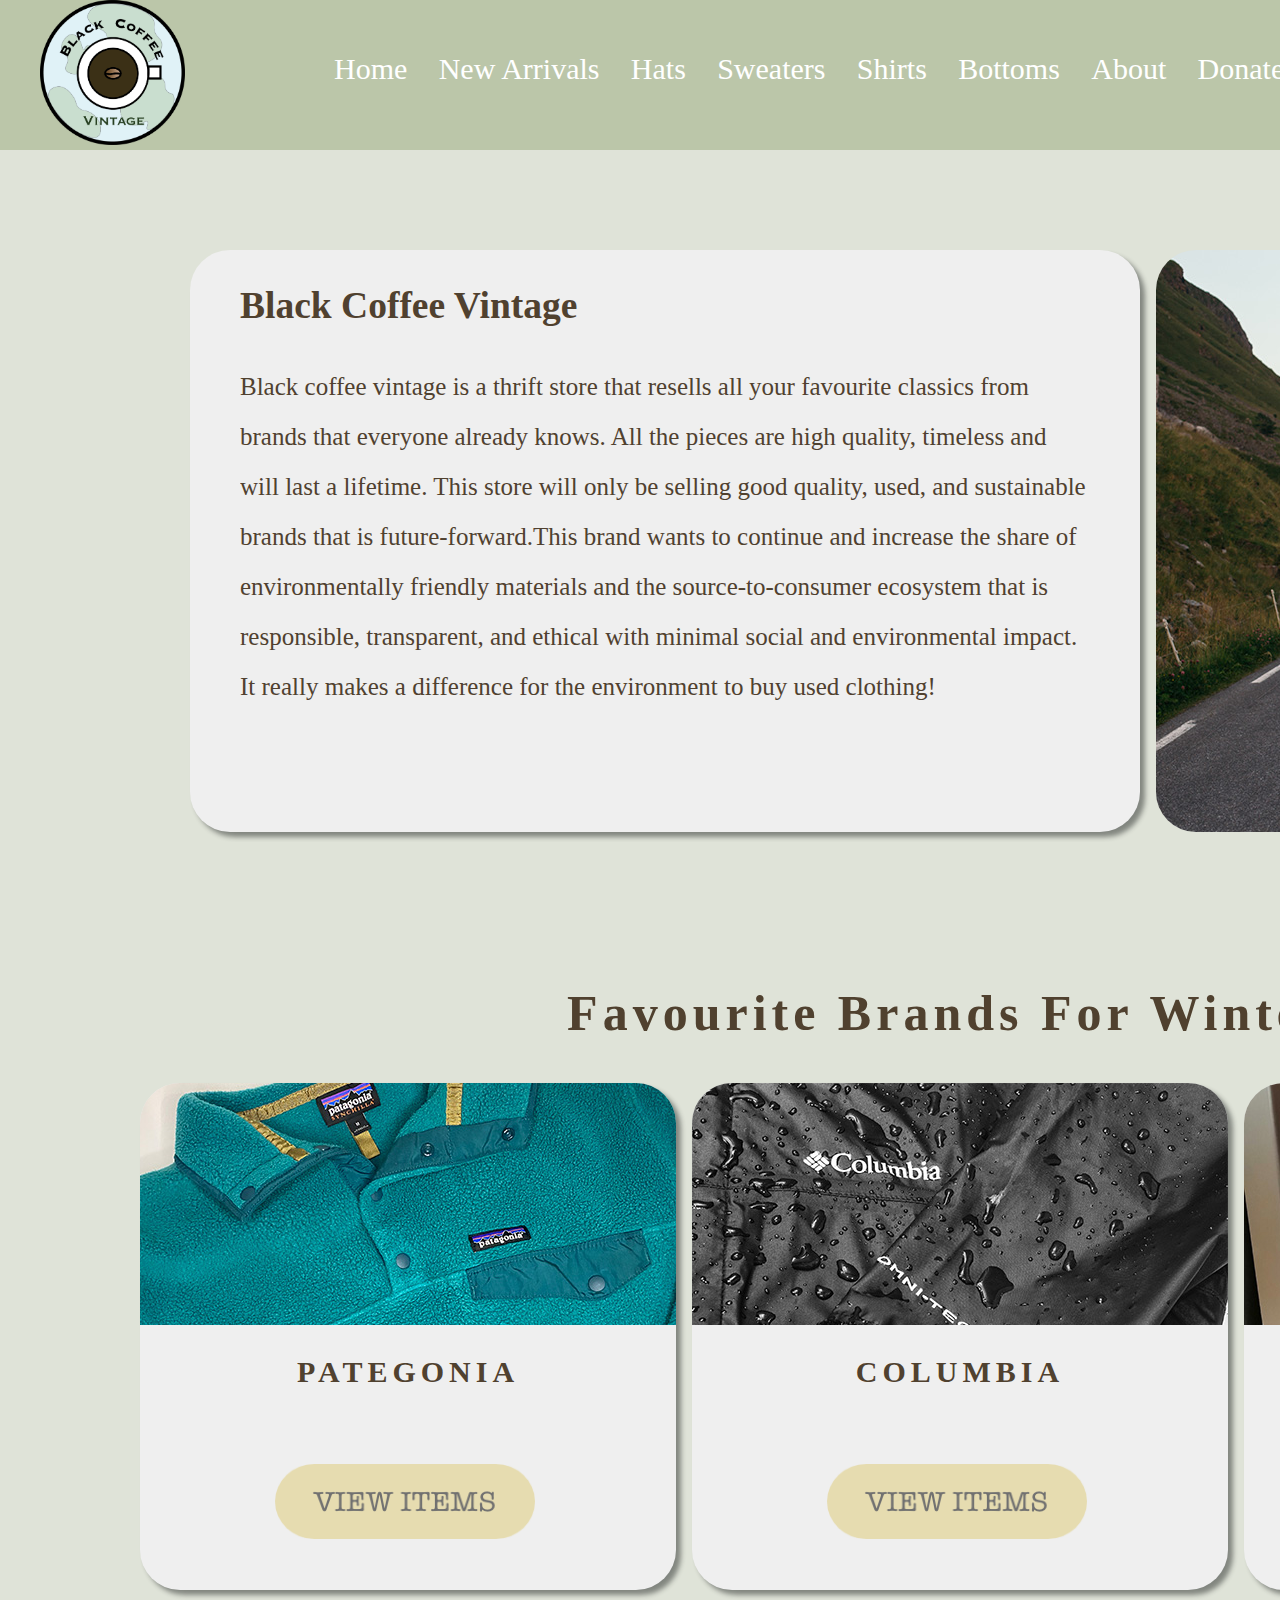
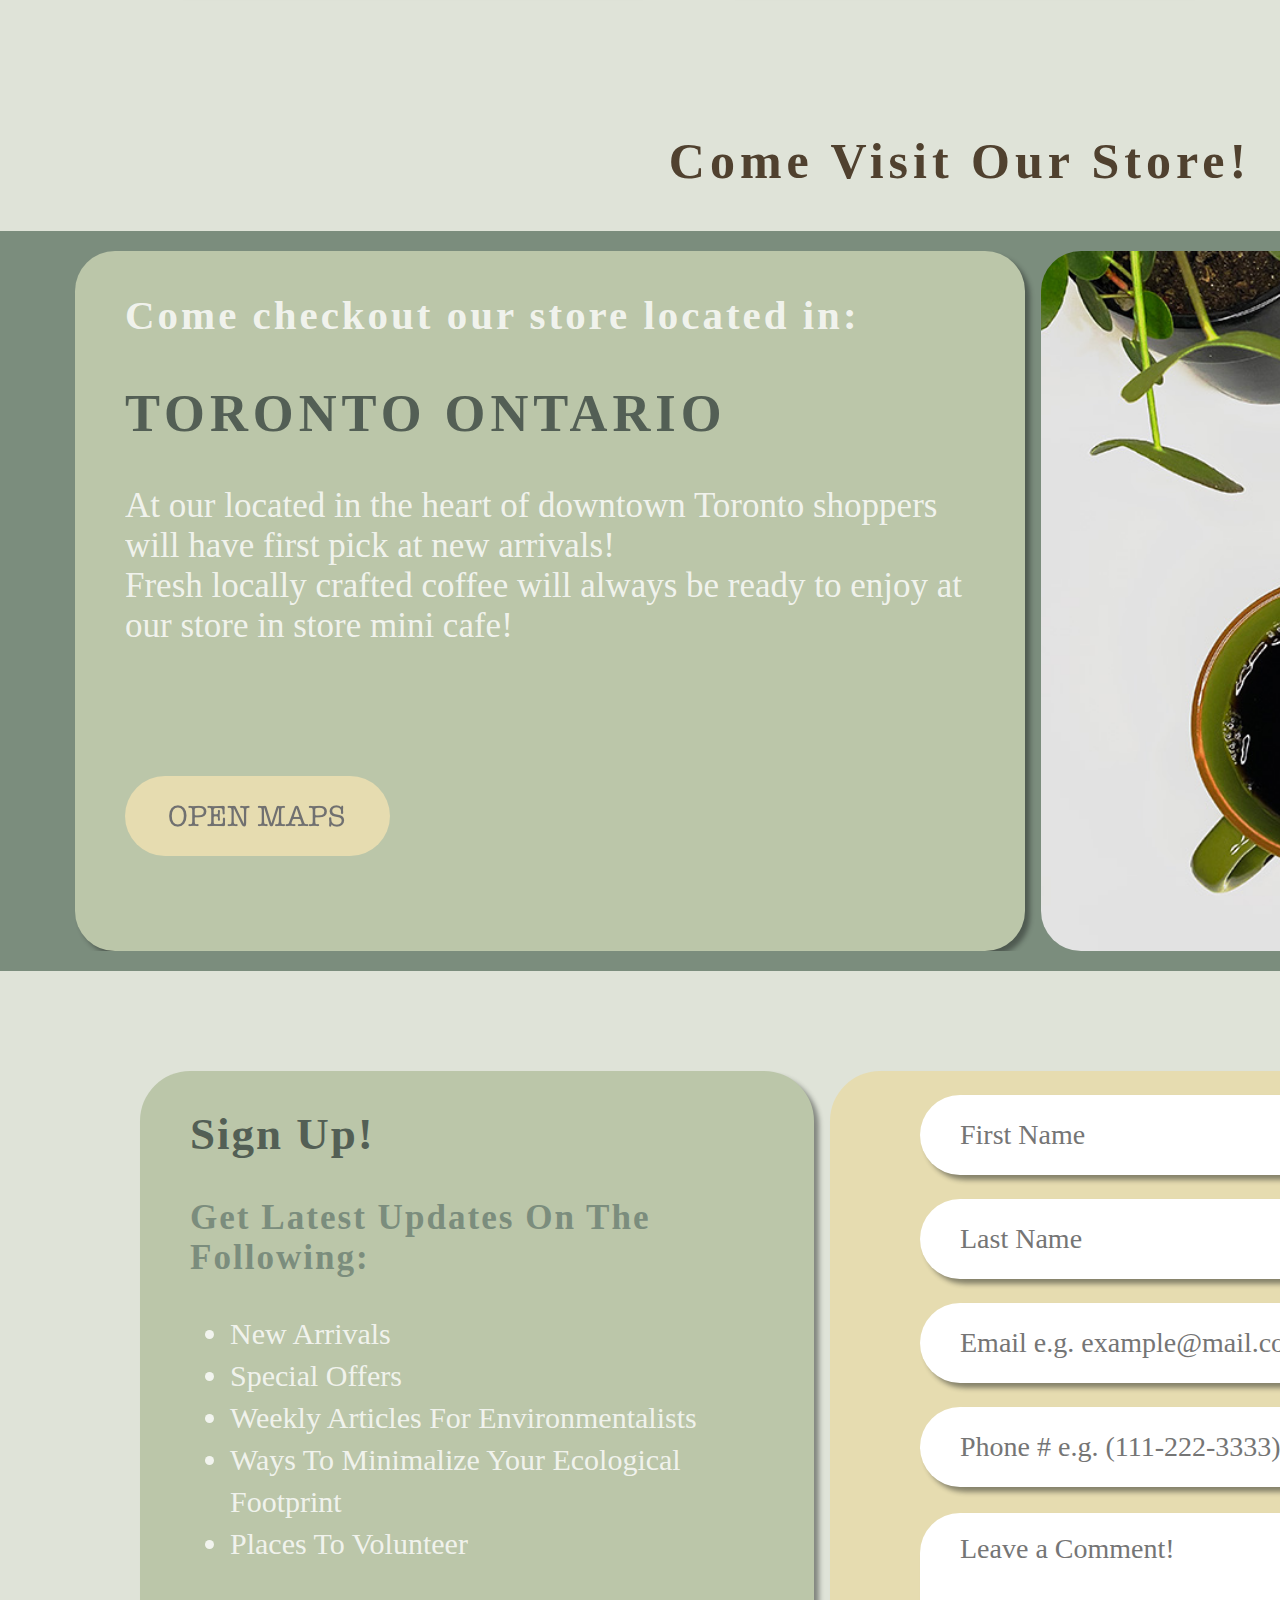
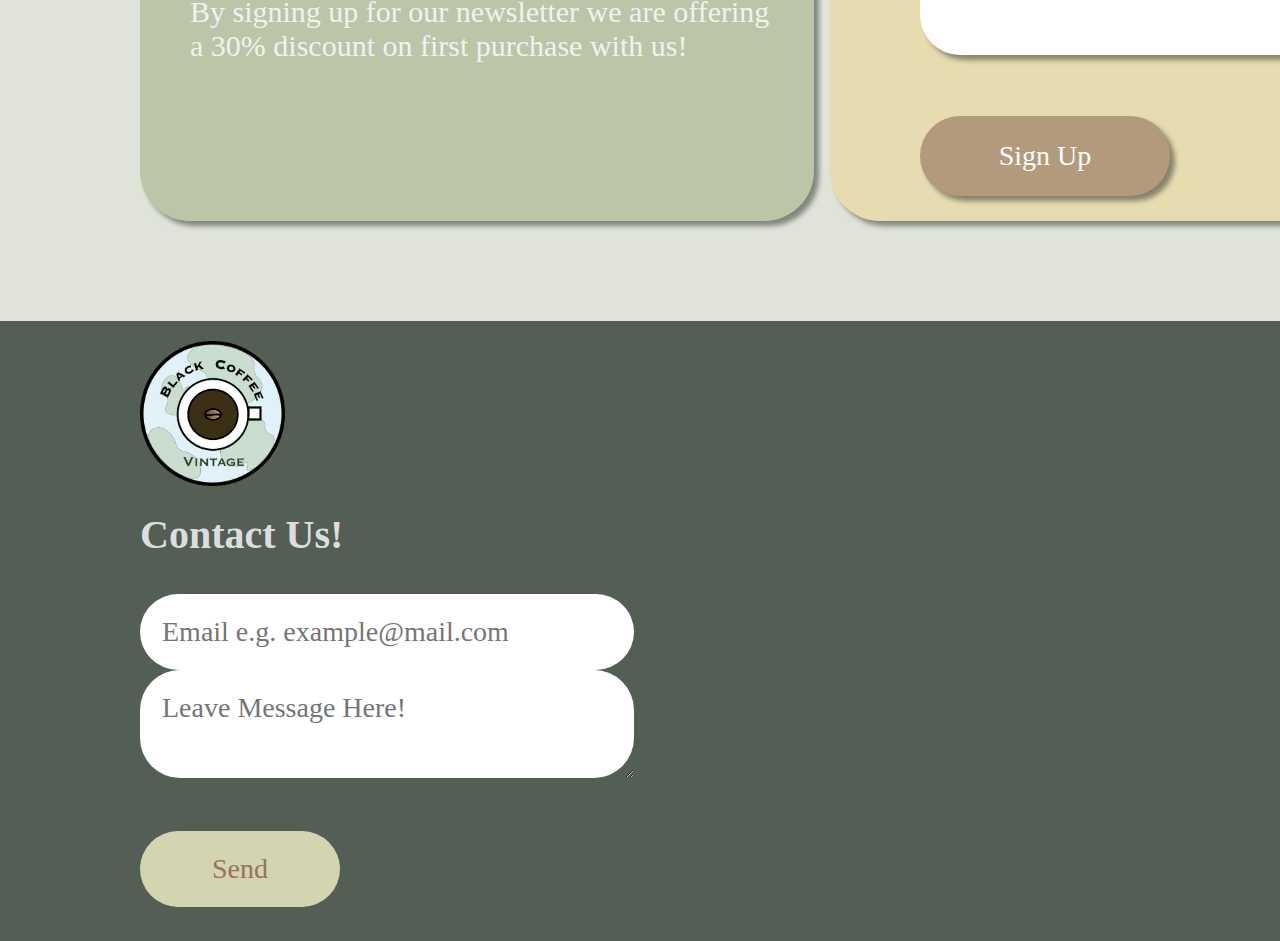
<file: index.html>
<!DOCTYPE html>
<html lang="en">
<head>
<meta charset="UTF-8">
<title>Black Coffee Vintage</title>
<link href="css/main.css" rel="stylesheet">
</head>
<!-- students must convert divs to semantic tags -->
<body>
    <h1 class="hidden">Black Coffee Vintage</h1>
	<div id="container">
         <header id="header-con">
            <div id="main-header" class="grid-con">
                <div id="logo">
                    <img src="images/bcv_logo.png" alt="black coffee vintage logo" width="145" height="145">
                </div>

                <nav id="main-nav">
                    <h2 class="hidden">Main Navigation</h2>
                    <ul>
                        <li><a href="index.html">Home</a></li>
                        <li><a href="gallery.html">New Arrivals</a></li>
                        <li><a href="#">Hats</a></li>
                        <li><a href="#">Sweaters</a></li>
                        <li><a href="#">Shirts</a></li>
                        <li><a href="#">Bottoms</a></li>
                        <li><a href="#">About</a></li>
                        <li><a href="#">Donate</a></li>
                    </ul>
                </nav>
                
                <a class="cart-icon" id="cart-icon-top" href="#">
                    <img src="images/cart_icon.png" alt="cart icon button" width="260" height="75"></a>
            </div>
        </header> 

        <main>
          <section id="background1">
            <h2 class="hidden">main info</h2>
            <section class="grid-con" id="hero">
                <div id="hero-text" class="hero-p">
                    <h2>Black Coffee Vintage</h2>
                    <p>Black coffee vintage is a thrift store that resells all your favourite classics from brands that everyone already knows. All the pieces are high quality, timeless and will last a lifetime. This store will only be selling good quality, used, and sustainable brands that is future-forward.This brand wants to continue and increase the share of environmentally friendly materials and the source-to-consumer ecosystem that is responsible, transparent, and ethical with minimal social and environmental impact. It really makes a difference for the environment to buy used clothing!
                   </p>
                </div>
                <img src="images/homepage/stock_photo_longboarder.jpg" alt="image" id="hero-image">
            </section>  

            <section class="grid-con" id="products">
                <h2 class="products-title">Favourite Brands For Winter!</h2>
                
                <section class="product-box" id="product1">
                    <img src="images/homepage/pategonia_fleece_green.jpg" alt="image">
                    <h2>PATEGONIA</h2>
                    <img class="view-items" src="images/view-items-button.png" alt="view items" width="260" height="75">
                </section>
                
                <section class="product-box" id="product2">
                    <img src="images/homepage/stock_photo_columbia.jpg" alt="image">
                    <h2>COLUMBIA</h2>
                    <img class="view-items" src="images/view-items-button.png" alt="view items" width="260" height="75">
                </section>
                
                <section class="product-box" id="product3">
                    <img src="images/homepage/stock_photo_the_north_face_jacket.jpg" alt="image">
                    <h2>THE NORTH FACE</h2>
                    <img class="view-items" src="images/view-items-button.png" alt="view items" width="260" height="75">
                </section>
            
            </section>
            <section> 
            <h2 id="about-title">Come Visit Our Store! </h2>
                <section id="about-con" class="about-text">
                    <div class="grid-con" id="about">
                        <div id="about-text" class="box-color">
                            <h3 id="TO-title2">Come checkout our store located in:</h3>
                            <h2 id="TO-title"> TORONTO ONTARIO </h2>
                            <p id="about-p1">At our located in the heart of downtown Toronto shoppers will have first pick at new arrivals! </p>
                            <p id="about-p2">Fresh locally crafted coffee will always be ready to enjoy at our store in store mini cafe!</p>
                            <img id="open-maps" src="images/open-maps-button.png" alt="open maps">
                        </div>
                        <img src="images/homepage/coffee_and_books.jpg" alt="image" id="about-image">
                    </div>
                </section>
            </section> 
            <section class="grid-con" id="contact">
                <div id="contact-text" class="box-color">
                    <h2 id="sign-up">Sign Up!</h2>
                    <h3 id="updates">Get Latest Updates On The Following:</h3>
                    <ul id="updates-list">
                        <li>New Arrivals</li>
                        <li>Special Offers</li>
                        <li>Weekly Articles For Environmentalists </li>
                        <li>Ways To Minimalize Your Ecological Footprint </li>
                        <li>Places To Volunteer</li>
                    </ul>
                    <p> By signing up for our newsletter we are offering a 30% discount on first purchase with us!</p>
                </div>
                    <form id="contact-form" class="box-color2" action="email.php" method="POST" enctype="text/plain">
                        <input name="fullName" type="text" placeholder="First Name">
                        <input name="fullName" type="text" placeholder="Last Name">
                        <input name="contactInfo" type="text" required placeholder="Email e.g. example@mail.com">
                        <input name="contactInfo" type="text" required placeholder="Phone # e.g. (111-222-3333)">
                        <textarea name="msg" placeholder="Leave a Comment!"></textarea>
                        <input name="submit" type="submit" value="Sign Up">
                    </form>
                
            </section> 
          </section>
        </main>

        <footer id="footer-con">
            <div class="grid-con" id="footer">
                    <img class="footer-logo" src="images/bcv_logo.png" alt="Black Coffee Vintage Logo" width="145" height="145">
                <nav id="footer-nav">
                    <h2 class="hidden">Main Footer Navigation</h2>
                    <ul>
                        <li><a href="index.html">Home</a></li>
                        <li><a href="gallery.html">New Arrivals</a></li>
                        <li><a href="#">Hats</a></li>
                        <li><a href="#">Sweaters</a></li>
                        <li><a href="#">Shirts</a></li>
                        <li><a href="#">Bottoms</a></li>
                        <li><a href="#">About</a></li>
                        <li><a href="#">Donate</a></li>
                    </ul>
                </nav>
                <section id="footer-contact">
                    <h3 id="contact-title">Contact Us!</h3>
                    <form action="email.php" method="POST" enctype="text/plain">
                        <input name="email" type="text" required placeholder="Email e.g. example@mail.com">
                        <textarea name="msg" placeholder="Leave Message Here!"></textarea>
                        <input id="footer-submit" name="submit" type="submit" value="Send">
                        
                    </form>
                </section>
            </div>
        </footer>

    </div> 
</body>
</html>
</file>
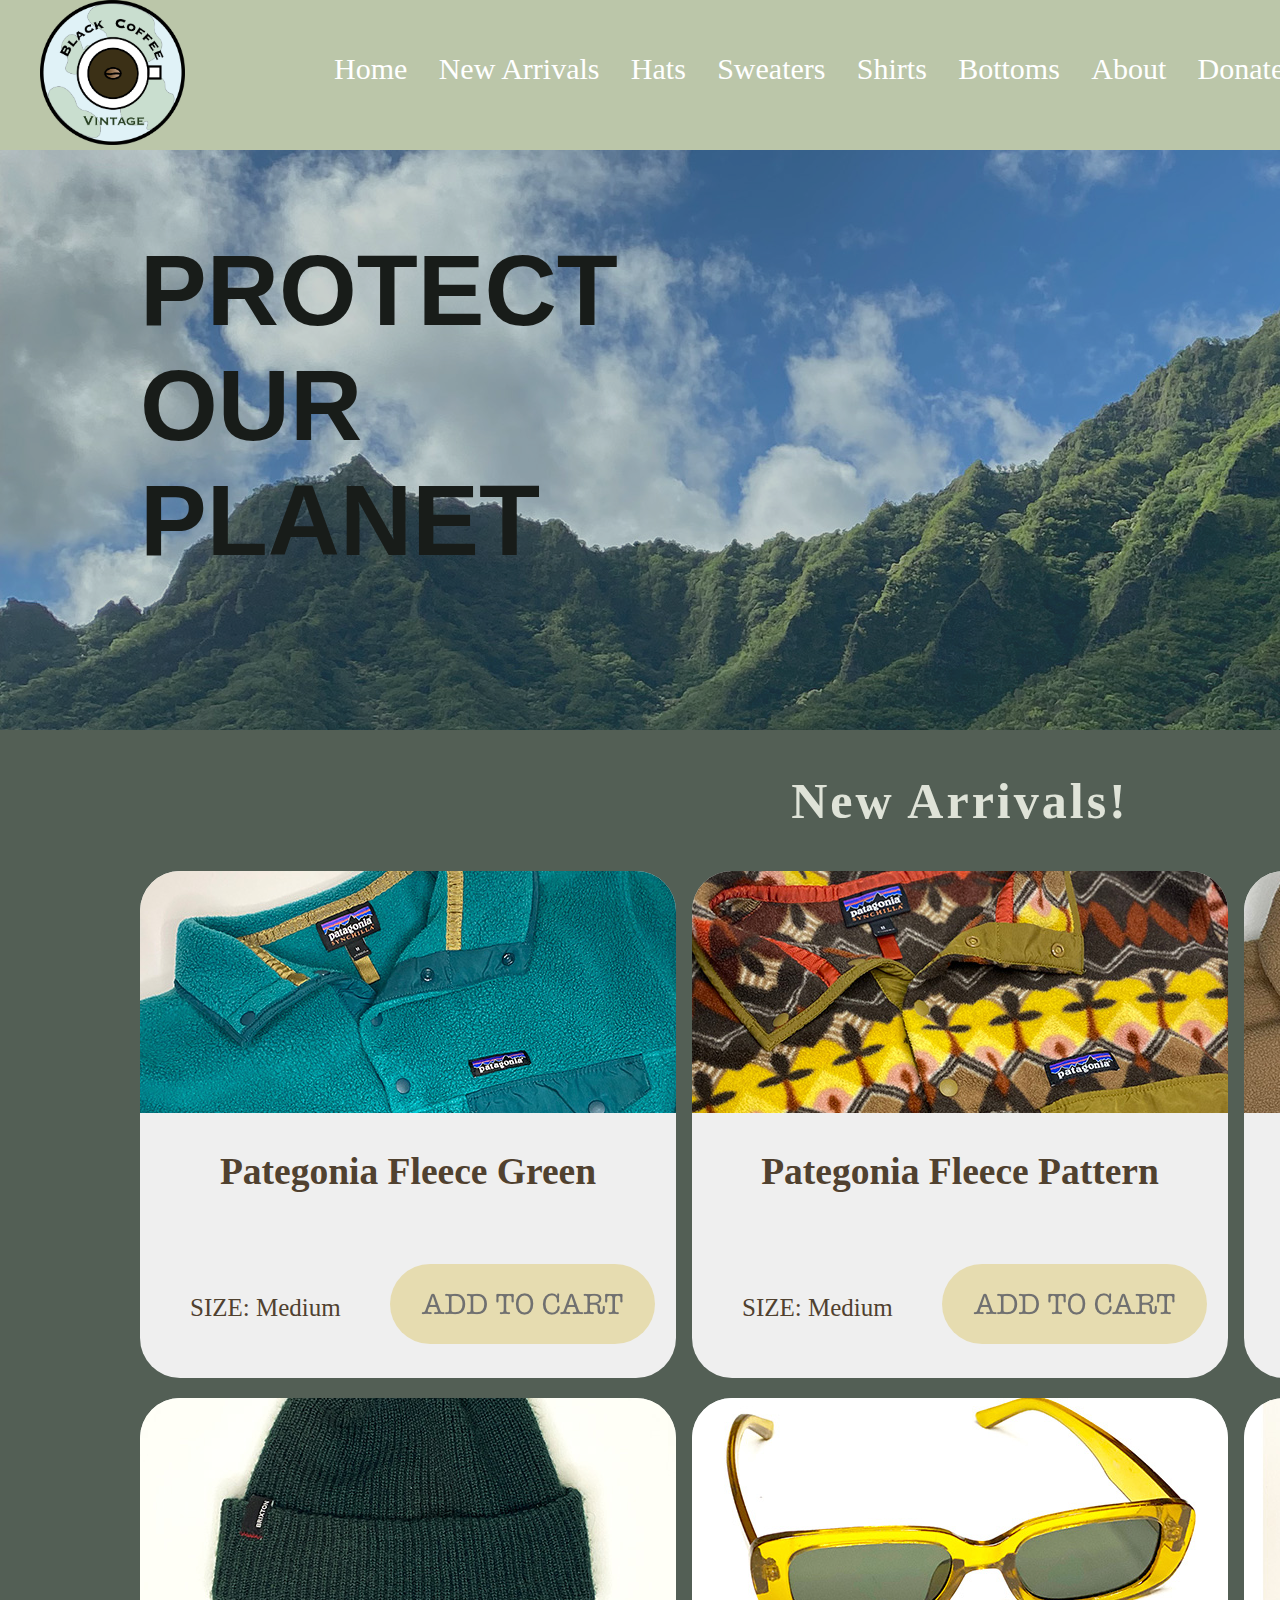
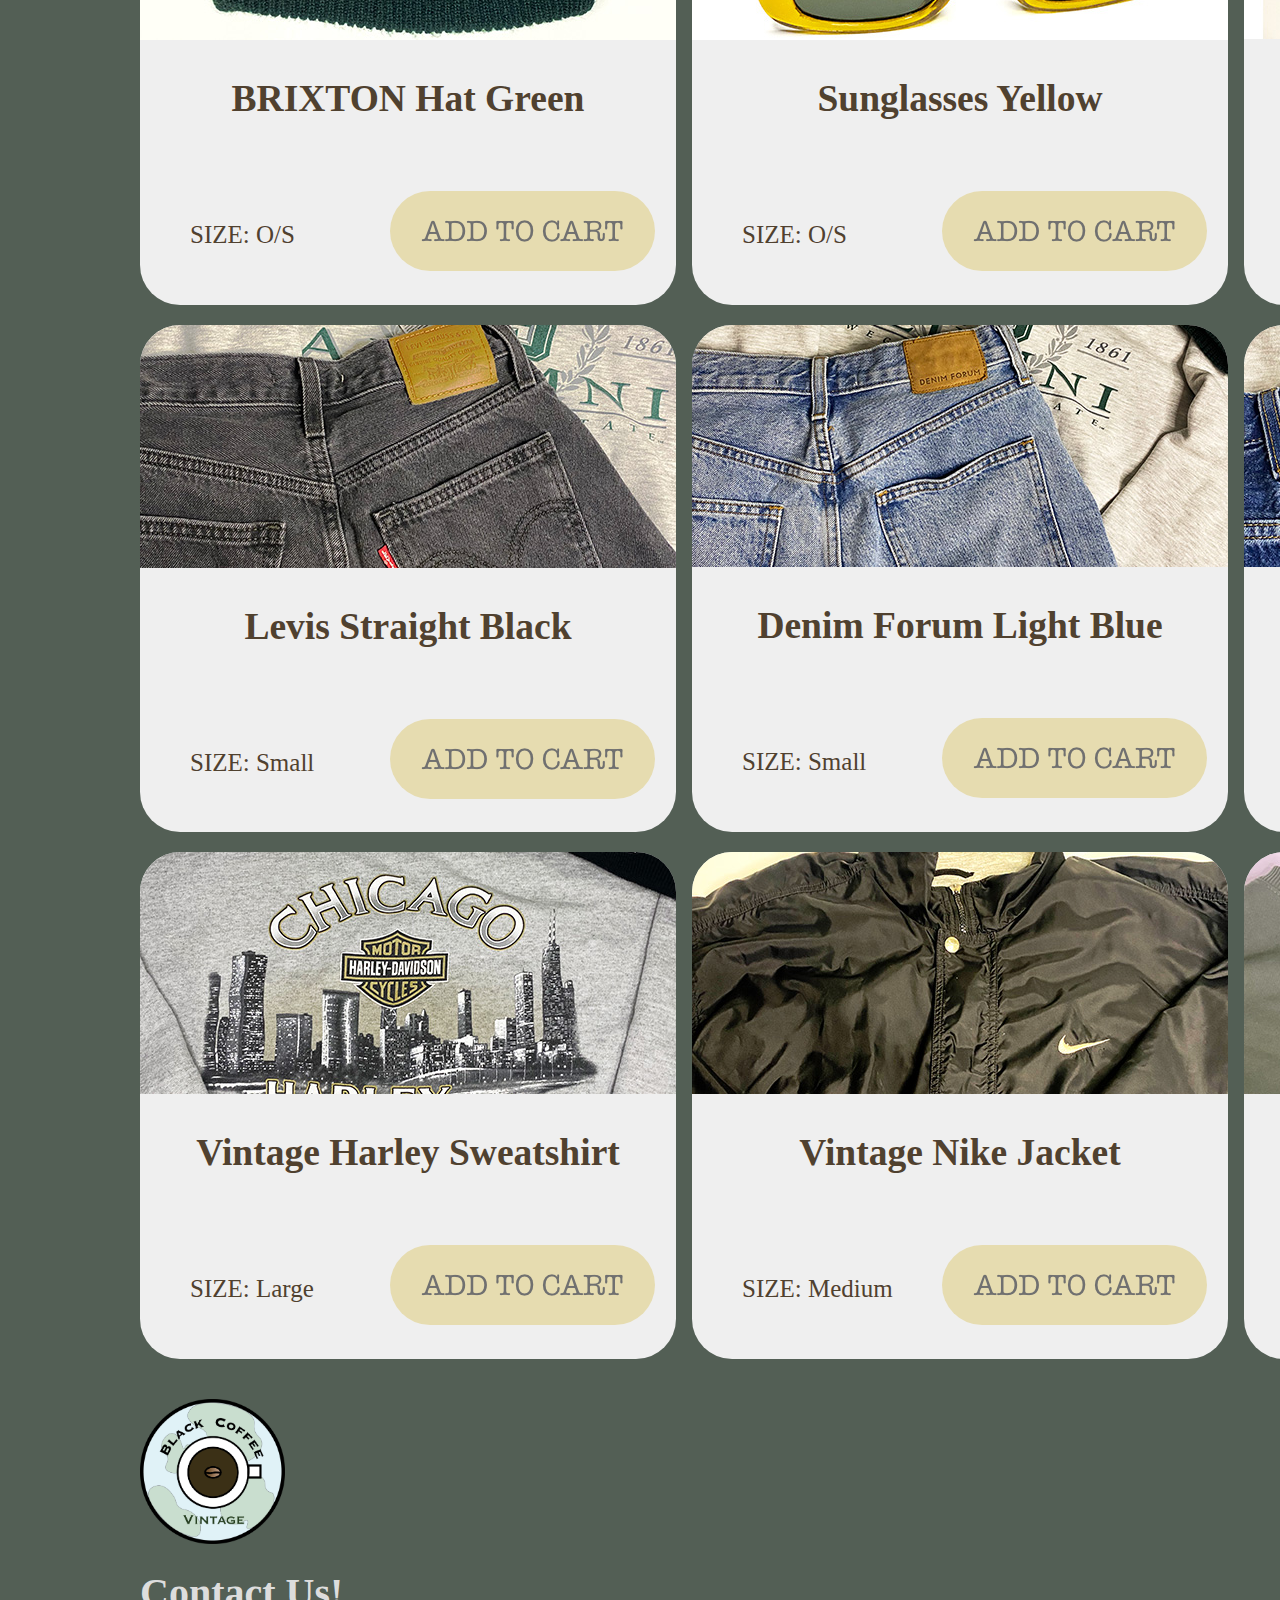
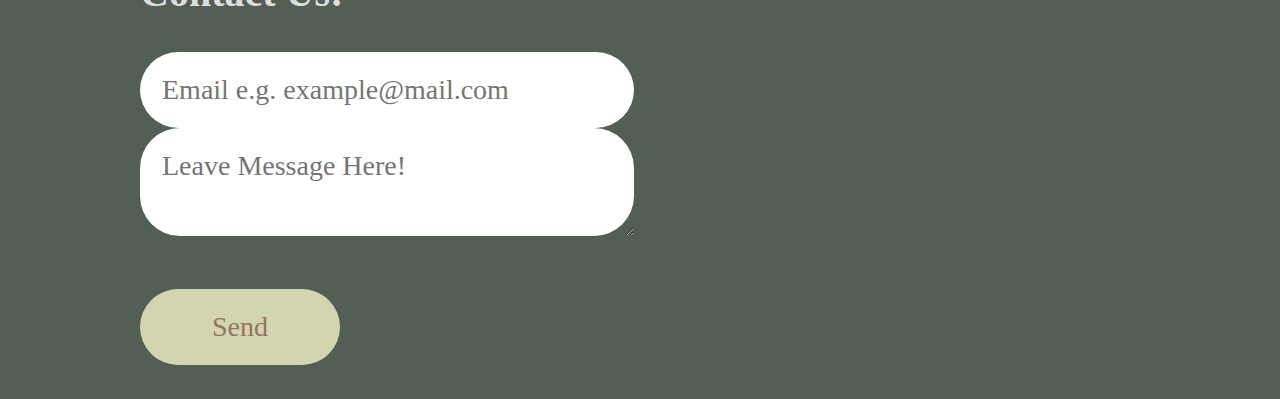
<file: gallery.html>
<!DOCTYPE html>
<html lang="en">
<head>
<meta charset="UTF-8">
<title>Web Page</title>
<link href="css/main.css" rel="stylesheet" type="text/css">
</head>
<!-- students must convert divs to semantic tags -->
<body>
	<div id="container">
        <header id="header-con">
            <div id="main-header" class="grid-con">
                <section id="logo">
                    <h2 class="hidden">logo</h2>
                    <img src="images/bcv_logo.png" alt="black coffee vintage logo" width="145" height="145">
                </section>
            
                <nav id="main-nav">
                    <h2 class="hidden">Main Navigation</h2>
                    <ul>
                        <li><a href="index.html">Home</a></li>
                        <li><a href="gallery.html">New Arrivals</a></li>
                        <li><a href="#">Hats</a></li>
                        <li><a href="#">Sweaters</a></li>
                        <li><a href="#">Shirts</a></li>
                        <li><a href="#">Bottoms</a></li>
                        <li><a href="#">About</a></li>
                        <li><a href="#">Donate</a></li>
                    </ul>
                </nav>
                <a class="cart-icon" id="cart-icon-top" href="#">
                <img src="images/cart_icon.png" alt="cart icon button" width="260" height="75"></a>
                
            </div>
        </header> 

        <main class="gallery-main">
            <section id="gallery-hero-con">
                <div class="grid-con">
                    <h2>PROTECT OUR PLANET</h2>
                    <div id="gallery-text" class="">
                    </div>
                    <div id="gallery-controls">
                        <span class="dot"></span>
                        <span class="dot"></span>
                        <span class="dot"></span>
                    </div>
                </div>
            </section>
     
            <section class="grid-con" id="gallery">
                <h2 id="new-title">New Arrivals!</h2>
                <div class="gallery-box" >
                    <img src="images/gallery/pategonia_fleece_green.jpg" alt="image">
                    <h2>Pategonia Fleece Green</h2>
                    <p> SIZE: Medium</p>
                    <img class="cart" src="images/add_cart.png" alt="add to cart button">
                </div>
                <div class="gallery-box" >
                    <img src="images/gallery/pategonia_fleece_pattern.jpg" alt="image">
                    <h2>Pategonia Fleece Pattern</h2>
                    <p> SIZE: Medium</p>
                    <img class="cart" src="images/add_cart.png" alt="add to cart button">
                </div>
                <div class="gallery-box">
                    <img src="images/gallery/tna_fleece.jpg" alt="image">
                    <h2>TNA Fleece Sand</h2>
                    <p> SIZE: Medium</p>
                    <img class="cart" src="images/add_cart.png" alt="add to cart button">
                </div>
                <div class="gallery-box">
                    <img src="images/gallery/hat_green.jpg" alt="image">
                    <h2>BRIXTON Hat Green</h2>
                    <p> SIZE: O/S</p>
                    <img class="cart" src="images/add_cart.png" alt="add to cart button">
                </div>
                <div class="gallery-box">
                    <img src="images/gallery/sunnies.jpg" alt="image">
                    <h2>Sunglasses Yellow</h2>
                    <p> SIZE: O/S</p>
                    <img class="cart" src="images/add_cart.png" alt="add to cart button">
                </div>
                <div class="gallery-box">
                    <img src="images/gallery/nike_hat.jpg" alt="image">
                    <h2>Nike Hat Black</h2>
                    <p> SIZE: O/S</p>
                    <img class="cart" src="images/add_cart.png" alt="add to cart button">
                </div>
                <div class="gallery-box">
                    <img src="images/gallery/levis_black.jpg" alt="image">
                    <h2>Levis Straight Black</h2>
                    <p> SIZE: Small</p>
                    <img class="cart" src="images/add_cart.png" alt="add to cart button">
                </div>
                <div class="gallery-box">
                    <img src="images/gallery/denim_forum_jeans.jpg" alt="image">
                    <h2>Denim Forum Light Blue</h2>
                    <p> SIZE: Small</p>
                    <img class="cart" src="images/add_cart.png" alt="add to cart button">
                </div>
                <div class="gallery-box">
                    <img src="images/gallery/levis_blue.jpg" alt="image">
                    <h2>Levis Straight Blue</h2>
                    <p> SIZE: Small</p>
                    <img class="cart" src="images/add_cart.png" alt="add to cart button">
                </div>
                <div class="gallery-box">
                    <img src="images/gallery/harley_sweatshirt.jpg" alt="image">
                    <h2>Vintage Harley Sweatshirt</h2>
                    <p> SIZE: Large</p>
                    <img class="cart" src="images/add_cart.png" alt="add to cart button">
                </div>
                <div class="gallery-box">
                    <img src="images/gallery/nike_jacket.jpg" alt="image">
                    <h2>Vintage Nike Jacket</h2>
                    <p> SIZE: Medium</p>
                    <img class="cart" src="images/add_cart.png" alt="add to cart button">
                </div>
                <div class="gallery-box">
                    <img src="images/gallery/bvg_sweatshirt.jpg" alt="image">
                    <h2>BDG Sweatshirt</h2>
                    <p> SIZE: Small</p>
                    <img class="cart" src="images/add_cart.png" alt="add to cart button">
                </div>
            </section>         
        </main>

        <footer id="footer-con">
            <div class="grid-con" id="footer">
                    <img class="footer-logo" src="images/bcv_logo.png" alt="Black Coffee Vintage Logo" width="145" height="145">
                <nav id="footer-nav">
                    <h2 class="hidden">Main Footer Navigation</h2>
                    <ul>
                        <li><a href="index.html">Home</a></li>
                        <li><a href="gallery.html">New Arrivals</a></li>
                        <li><a href="#">Hats</a></li>
                        <li><a href="#">Sweaters</a></li>
                        <li><a href="#">Shirts</a></li>
                        <li><a href="#">Bottoms</a></li>
                        <li><a href="#">About</a></li>
                        <li><a href="#">Donate</a></li>
                    </ul>
                </nav>
                <section id="footer-contact">
                    <h3 id="contact-title">Contact Us!</h3>
                    <form action="email.php" method="POST" enctype="text/plain">
                        <input name="email" type="text" required placeholder="Email e.g. example@mail.com">
                        <textarea name="msg" placeholder="Leave Message Here!"></textarea>
                        <input id="footer-submit" name="submit" type="submit" value="Send">
                    </form>
                </section>
            
            </div>
      </footer>  
    </div><!--end container-->  
</body>
</html>
</file>
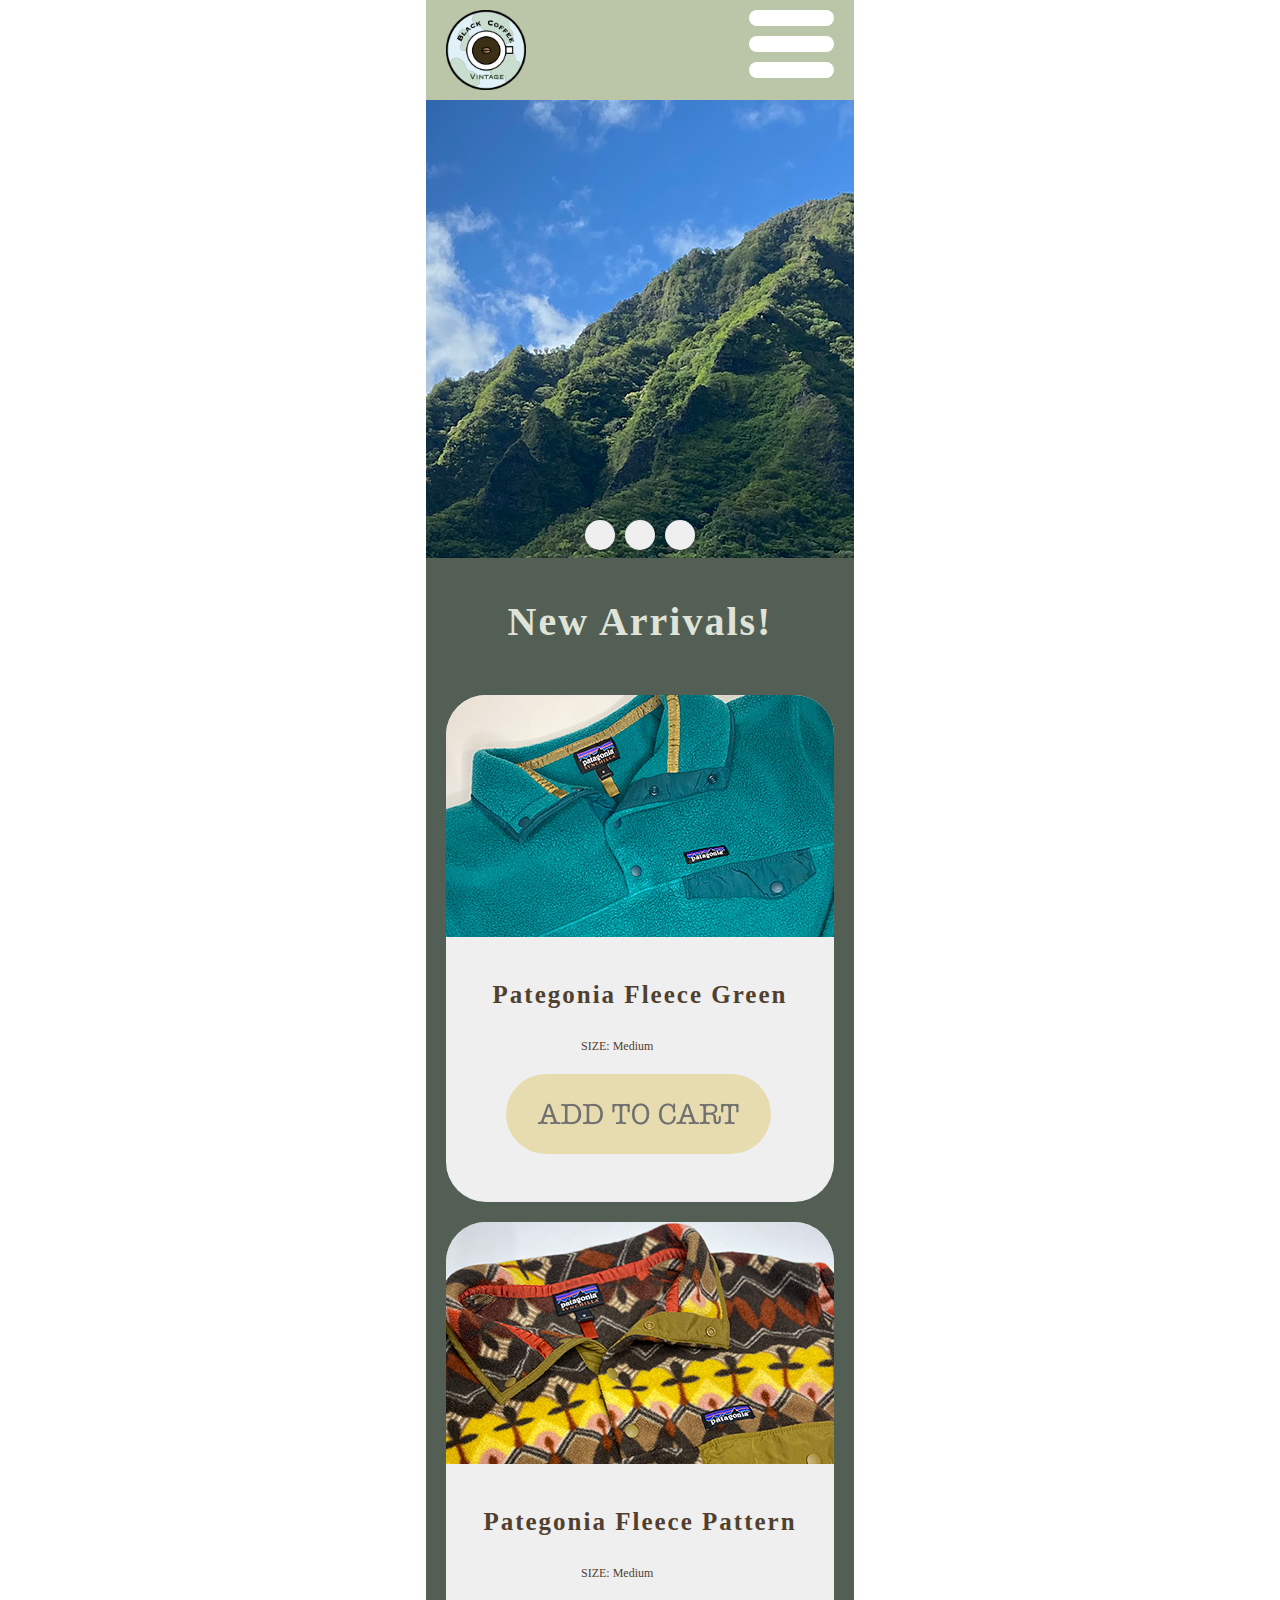
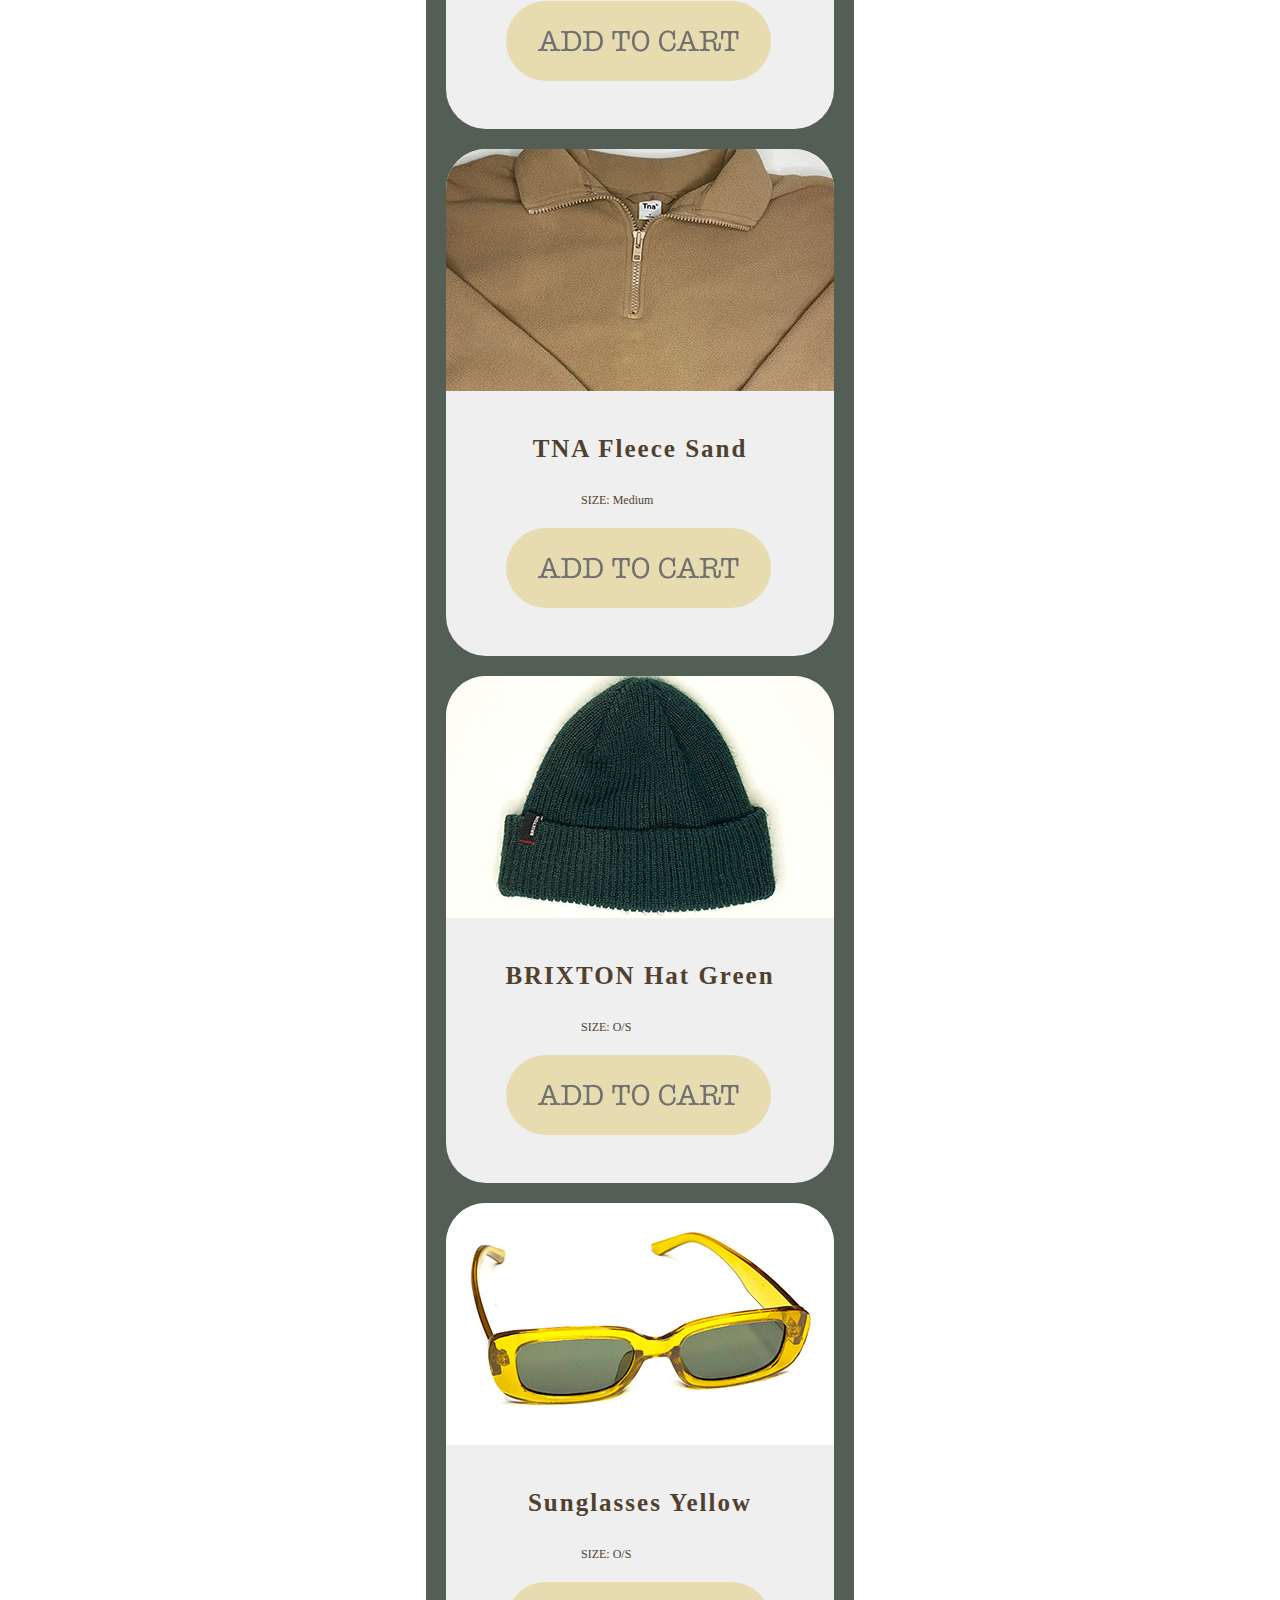
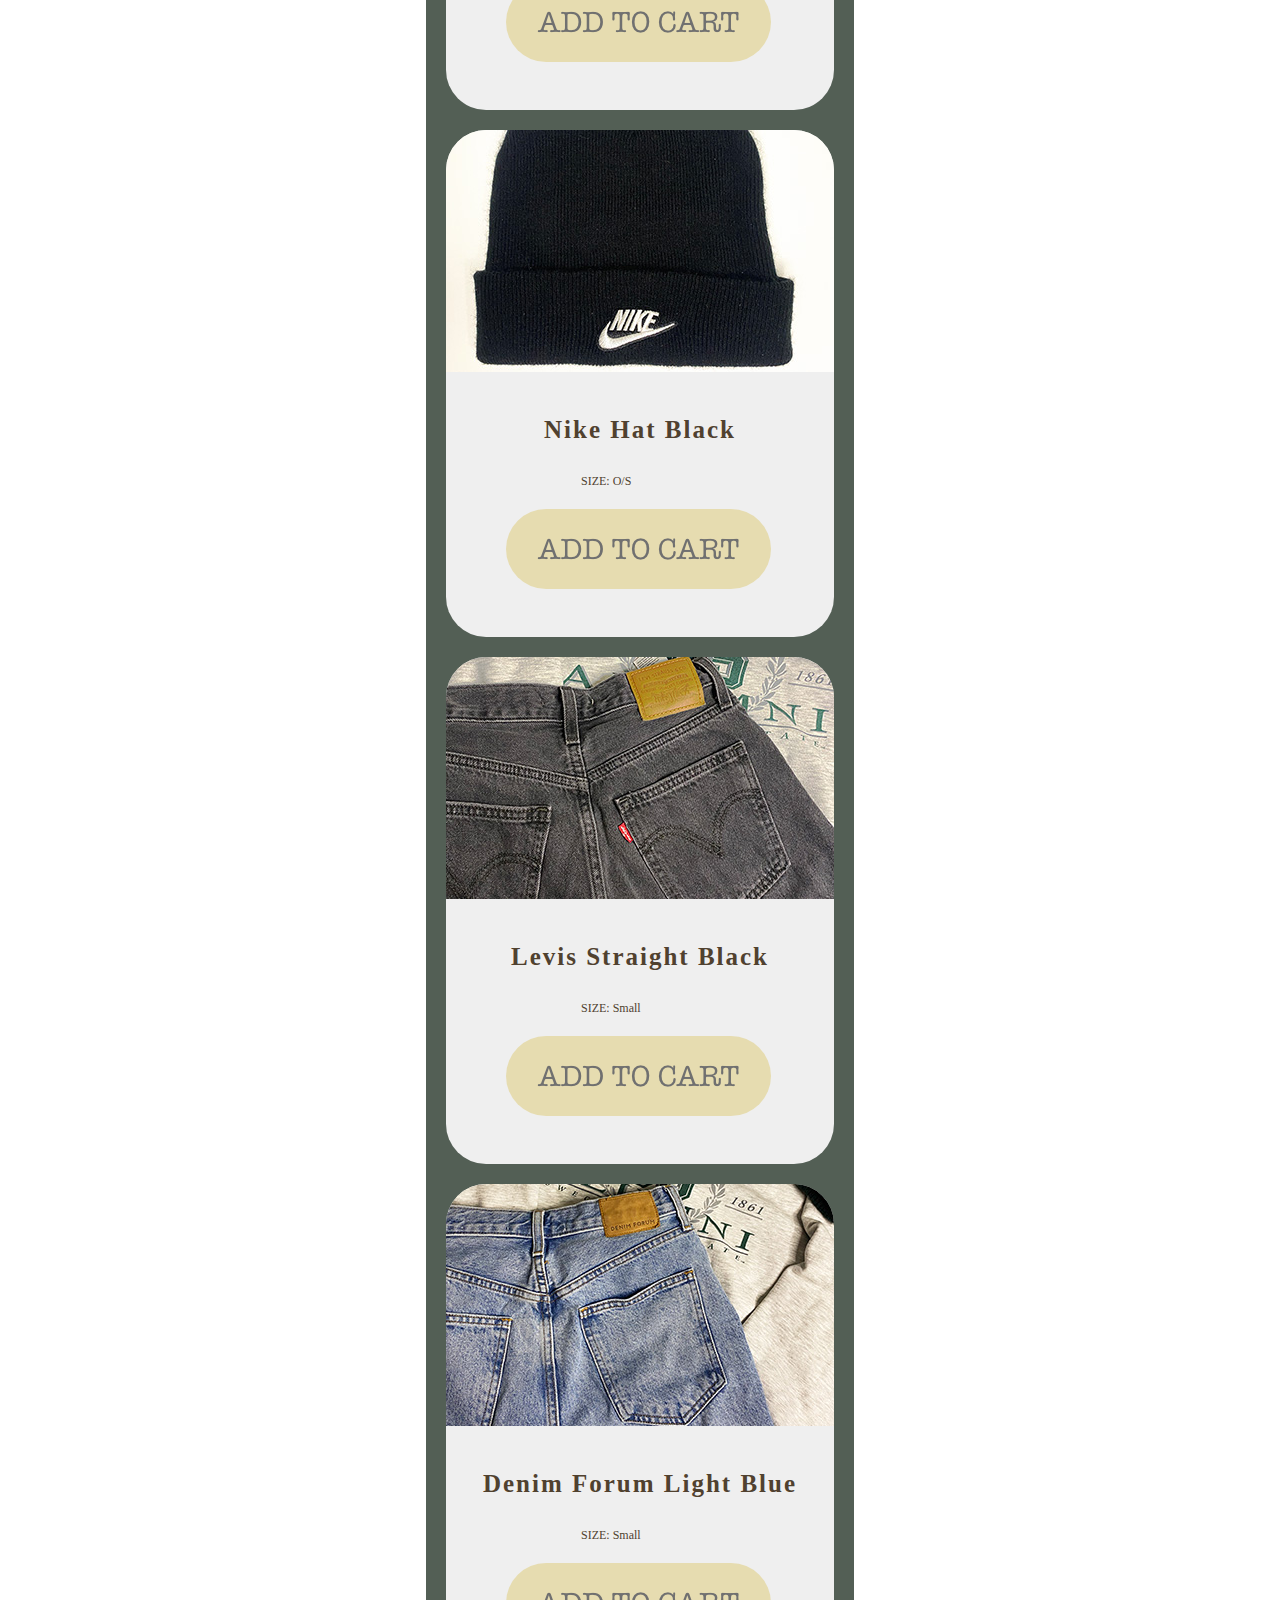
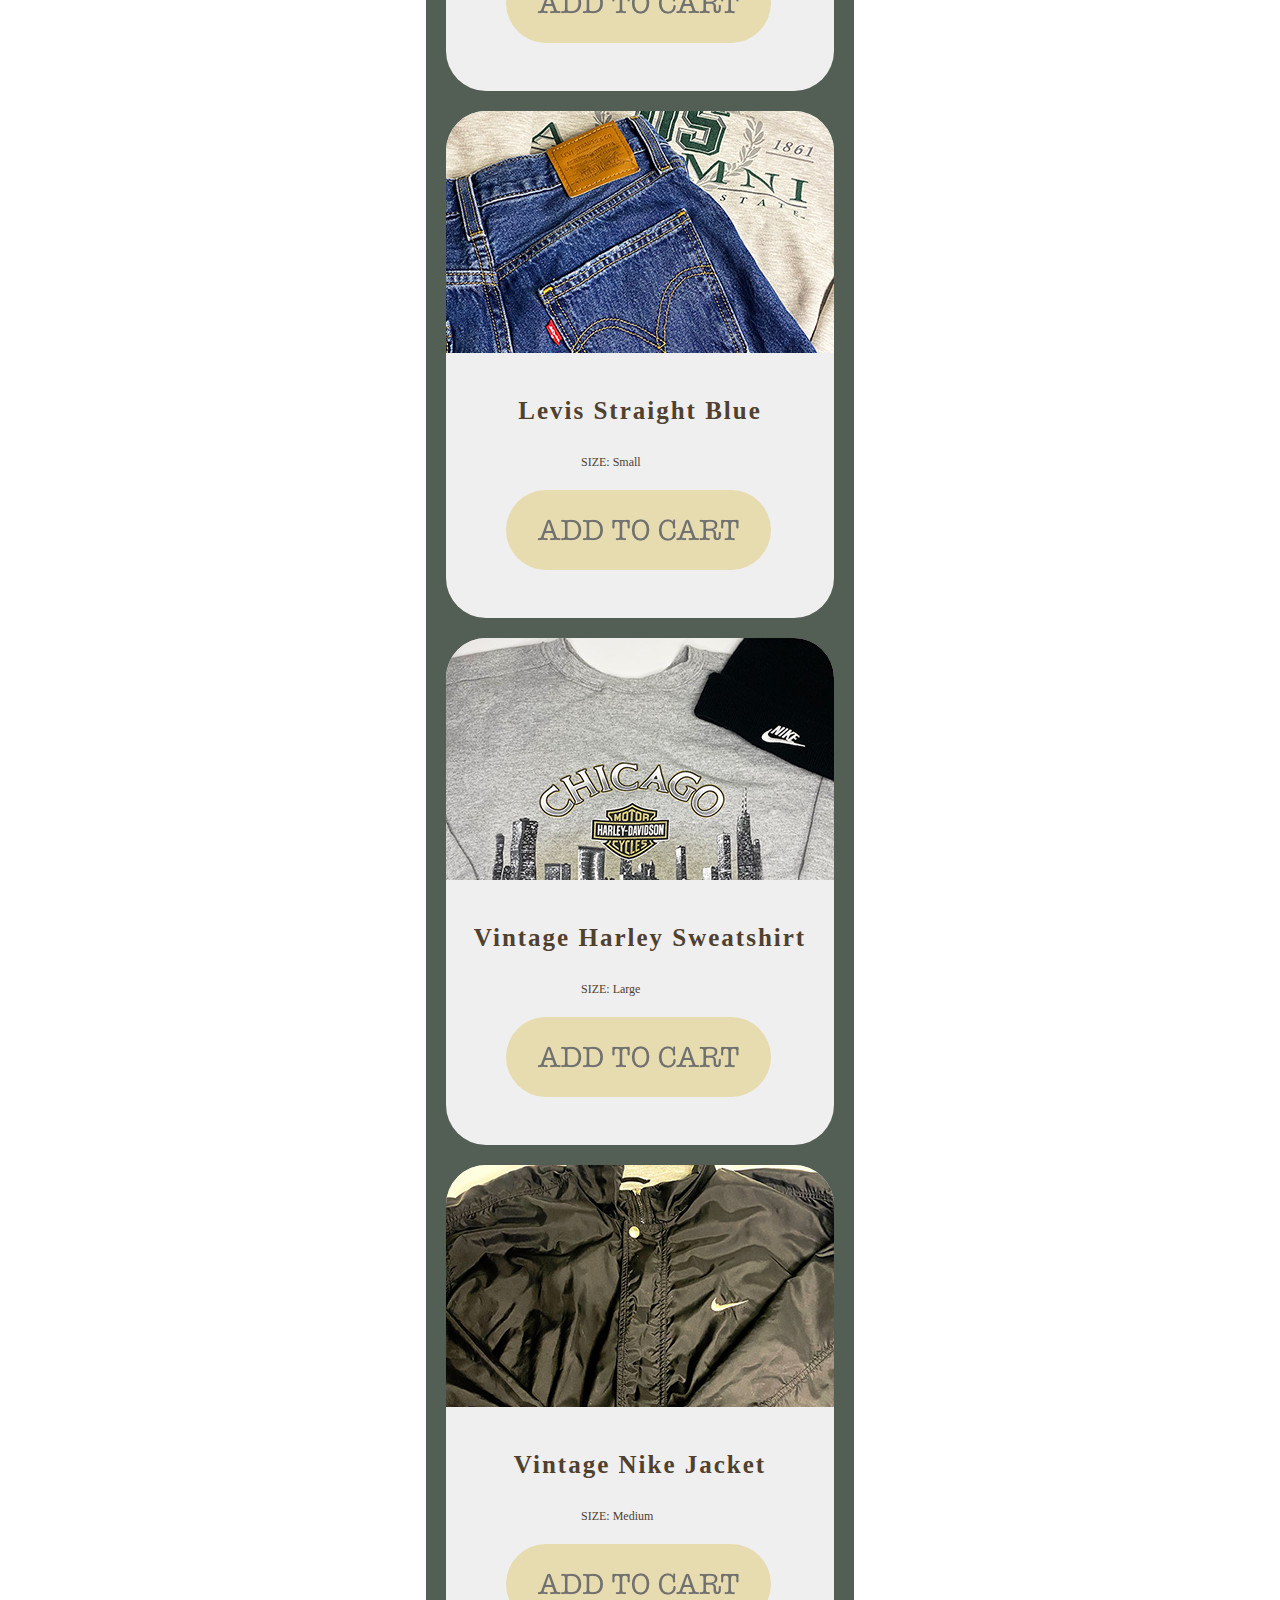
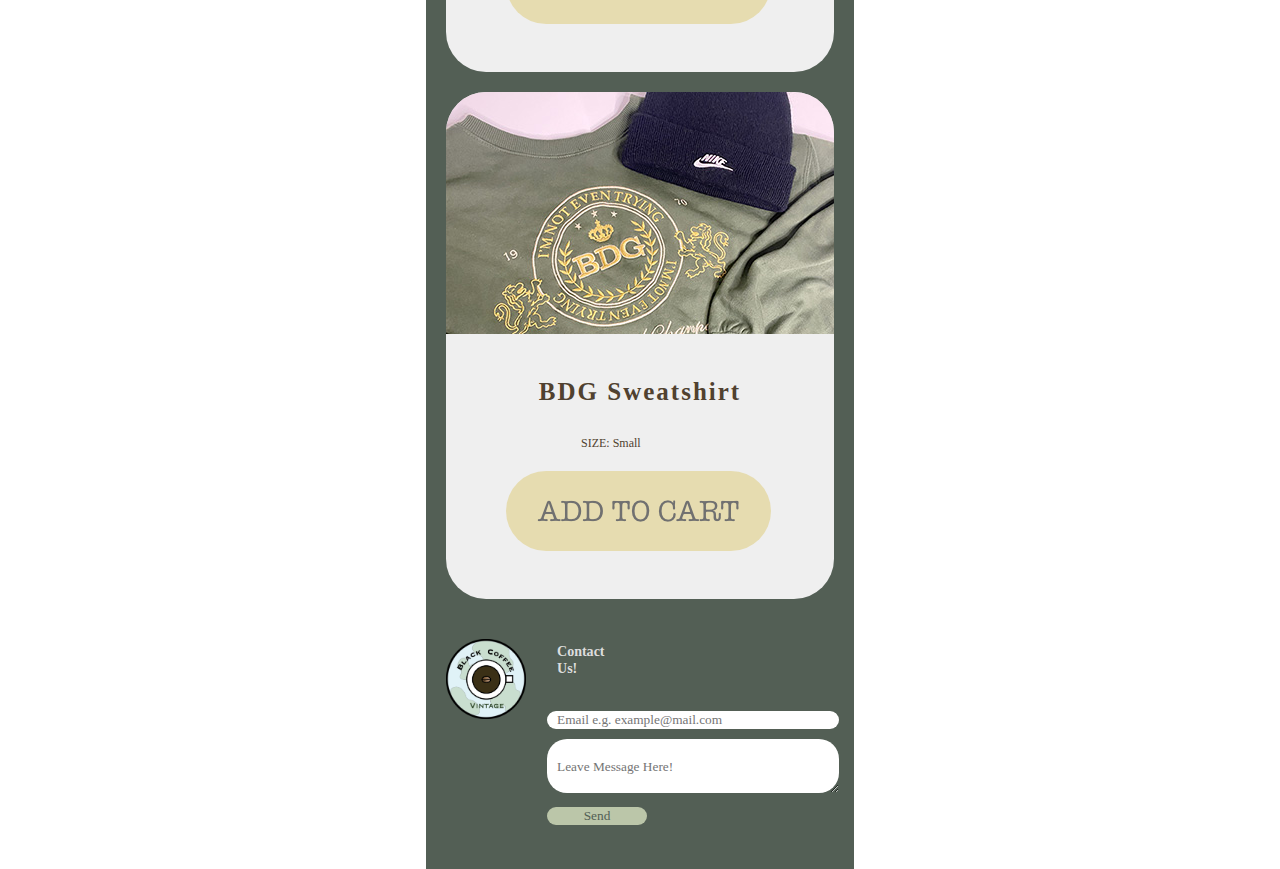
<file: gallery_mobile.html>
<!DOCTYPE html>
<html lang="en">
<head>
<meta charset="UTF-8">
<title>Web Page</title>
<link href="css/main-mobile.css" rel="stylesheet" type="text/css">
</head>
<body>
    <!-- students must convert divs to semantic tags -->
	<div id="container">
        
        <header id="header-con">
            <div id="main-header" class="grid-con">
                <img src="images/bcv_logo.png" alt="image" id="header-logo" width="80"
                height="80">
                 <div id="mobile-nav">
                    <span class="burger"></span>
                    <span class="burger"></span>
                    <span class="burger"></span>
                 </div>
            </div>    
        </header>

        <main>
            <div id="hero-gallery-con">
                <div class="grid-con">
                    
                    <div id="gallery-controls">
                        
                        <span class="dot"></span>
                        <span class="dot"></span>
                        <span class="dot"></span>
                    </div>
                </div>
            </div>

            <section class="grid-con" id="gallery">
                <h3>New Arrivals!</h3>
                <div class="gallery-box">
                    <img class="gal-img" src="images/gallery_mobile/pategonia_fleece_green.jpg" alt="image">
                    <h2>Pategonia Fleece Green</h2>
                    <p> SIZE: Medium</p>
                    <img class="cart" src="images/add_cart.png" alt="add to cart button">
                </div>
                <div class="gallery-box">
                    <img class="gal-img" src="images/gallery_mobile/pategonia_fleece_pattern.jpg" alt="image">
                    <h2>Pategonia Fleece Pattern</h2>
                    <p> SIZE: Medium</p>
                    <img class="cart" src="images/add_cart.png" alt="add to cart button">
                </div>
                <div class="gallery-box">
                    <img class="gal-img" src="images/gallery_mobile/tna_fleece.jpg" alt="image">
                    <h2>TNA Fleece Sand</h2>
                    <p> SIZE: Medium</p>
                    <img class="cart" src="images/add_cart.png" alt="add to cart button">
                </div>
                <div class="gallery-box">
                    <img class="gal-img" src="images/gallery_mobile/hat_green.jpg" alt="image">
                    <h2>BRIXTON Hat Green</h2>
                    <p> SIZE: O/S</p>
                    <img class="cart" src="images/add_cart.png" alt="add to cart button">
                </div>
                <div class="gallery-box">
                    <img class="gal-img" src="images/gallery_mobile/sunnies.jpg" alt="image">
                    <h2>Sunglasses Yellow</h2>
                    <p> SIZE: O/S</p>
                    <img class="cart" src="images/add_cart.png" alt="add to cart button">
                </div>
                <div class="gallery-box">
                    <img class="gal-img" src="images/gallery_mobile/nike_hat.jpg" alt="image">
                    <h2>Nike Hat Black</h2>
                    <p> SIZE: O/S</p>
                    <img class="cart" src="images/add_cart.png" alt="add to cart button">
                </div>
                <div class="gallery-box">
                    <img class="gal-img" src="images/gallery_mobile/levis_black.jpg" alt="image">
                    <h2>Levis Straight Black</h2>
                    <p> SIZE: Small</p>
                    <img class="cart" src="images/add_cart.png" alt="add to cart button">
                </div>
                <div class="gallery-box">
                    <img class="gal-img" src="images/gallery_mobile/denim_forum_jeans.jpg" alt="image">
                    <h2>Denim Forum Light Blue</h2>
                    <p> SIZE: Small</p>
                    <img class="cart" src="images/add_cart.png" alt="add to cart button">
                </div>
                <div class="gallery-box">
                    <img class="gal-img" src="images/gallery_mobile/levis_blue.jpg" alt="image">
                    <h2>Levis Straight Blue</h2>
                    <p> SIZE: Small</p>
                    <img class="cart" src="images/add_cart.png" alt="add to cart button">
                </div>
                <div class="gallery-box">
                    <img class="gal-img" src="images/gallery_mobile/harley_sweatshirt.jpg" alt="image">
                    <h2>Vintage Harley Sweatshirt</h2>
                    <p> SIZE: Large</p>
                    <img class="cart" src="images/add_cart.png" alt="add to cart button">
                </div>
                <div class="gallery-box">
                    <img class="gal-img" src="images/gallery_mobile/nike_jacket.jpg" alt="image">
                    <h2>Vintage Nike Jacket</h2>
                    <p> SIZE: Medium</p>
                    <img class="cart" src="images/add_cart.png" alt="add to cart button">
                </div>
                <div class="gallery-box">
                    <img class="gal-img" src="images/gallery_mobile/bvg_sweatshirt.jpg" alt="image">
                    <h2>BDG Sweatshirt</h2>
                    <p> SIZE: Small</p>
                    <img class="cart" src="images/add_cart.png" alt="add to cart button">
                </div>
                
            </section>              
        </main>

        <footer id="footer-con">
            <div class="grid-con" id="footer">
            <img class="footer-logo" src="images/bcv_logo.png" alt="Black Coffee Vintage Logo" width="80" height="80">
                <section id="footer-contact">
                    <h3 id="contact-title">Contact Us!</h3>
                    <form action="email.php" method="POST" enctype="text/plain">
                        <input name="email" type="text" required placeholder="Email e.g. example@mail.com">
                        <textarea name="msg" placeholder="Leave Message Here!"></textarea>
                        <input id="footer-submit" name="submit" type="submit" value="Send">
                    </form>
                </section>
            </div>
        </footer>
    </div> 
</body>
</html>
</file>
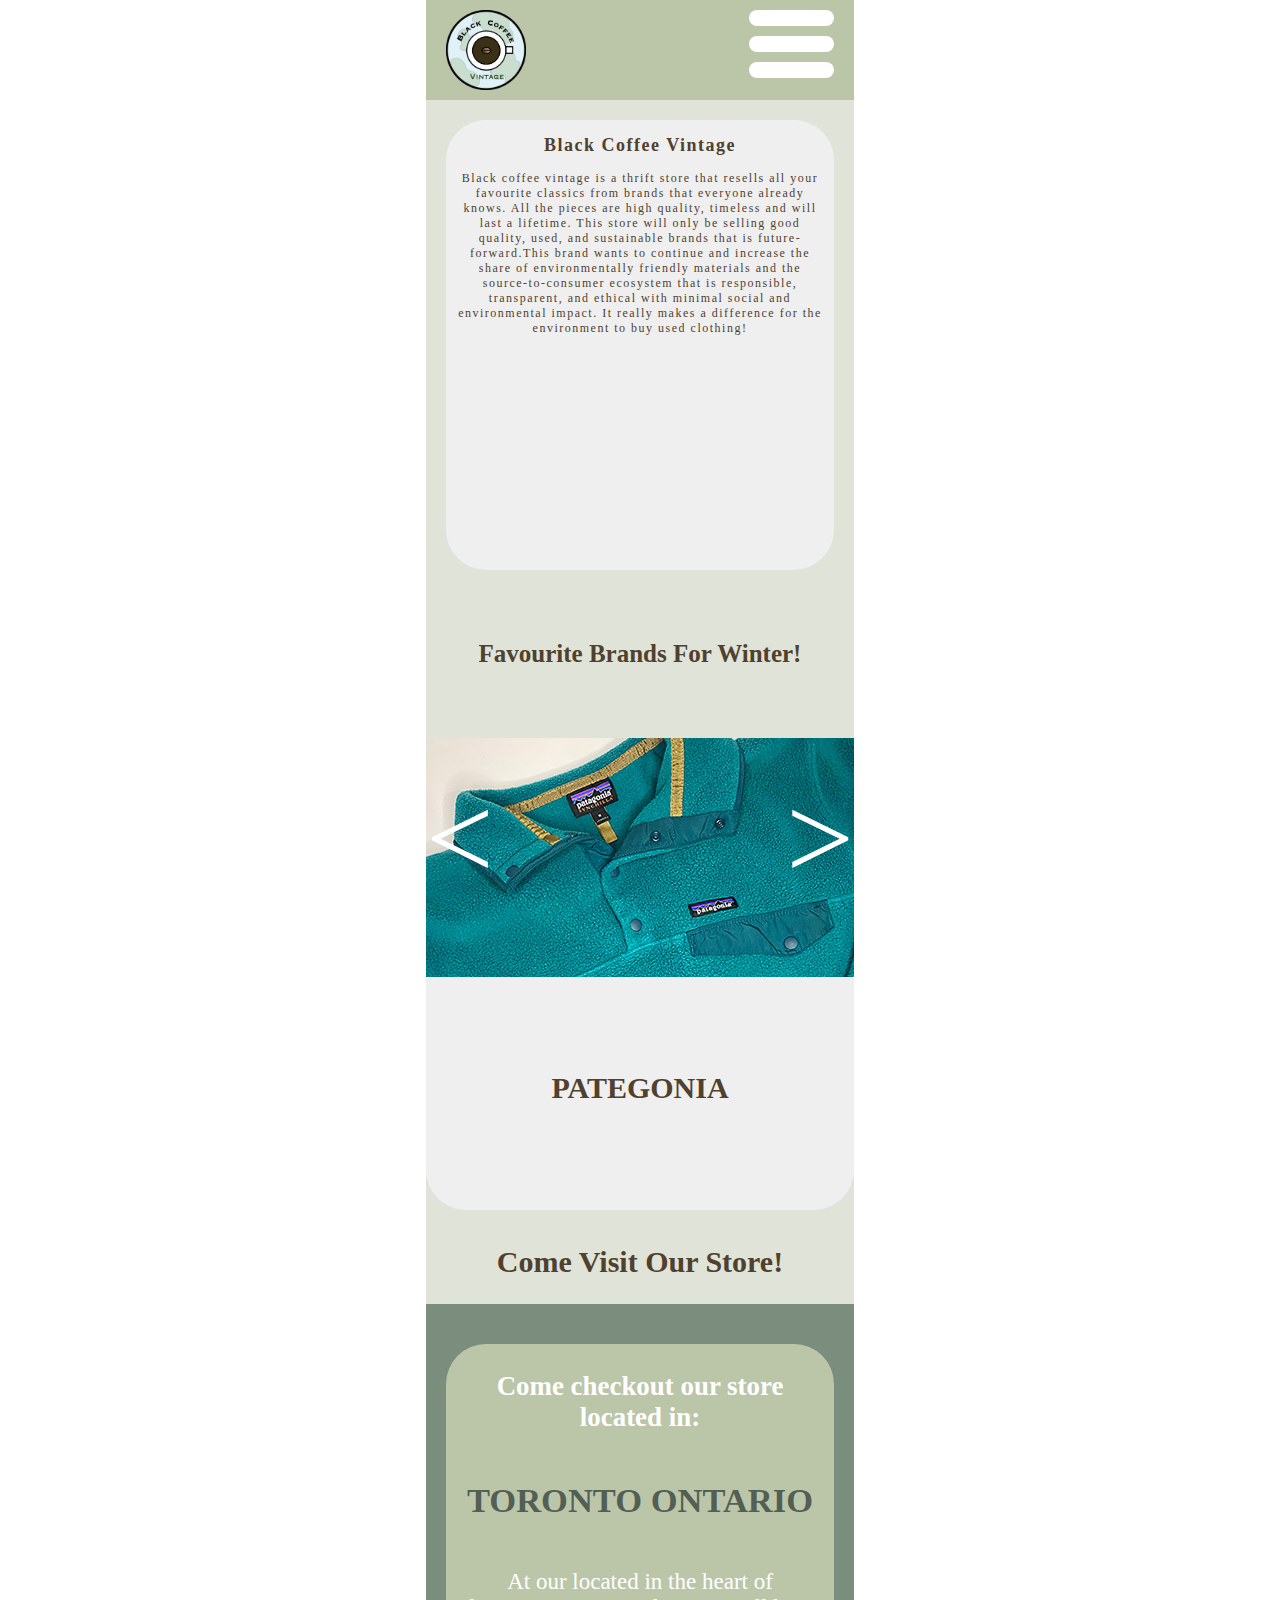
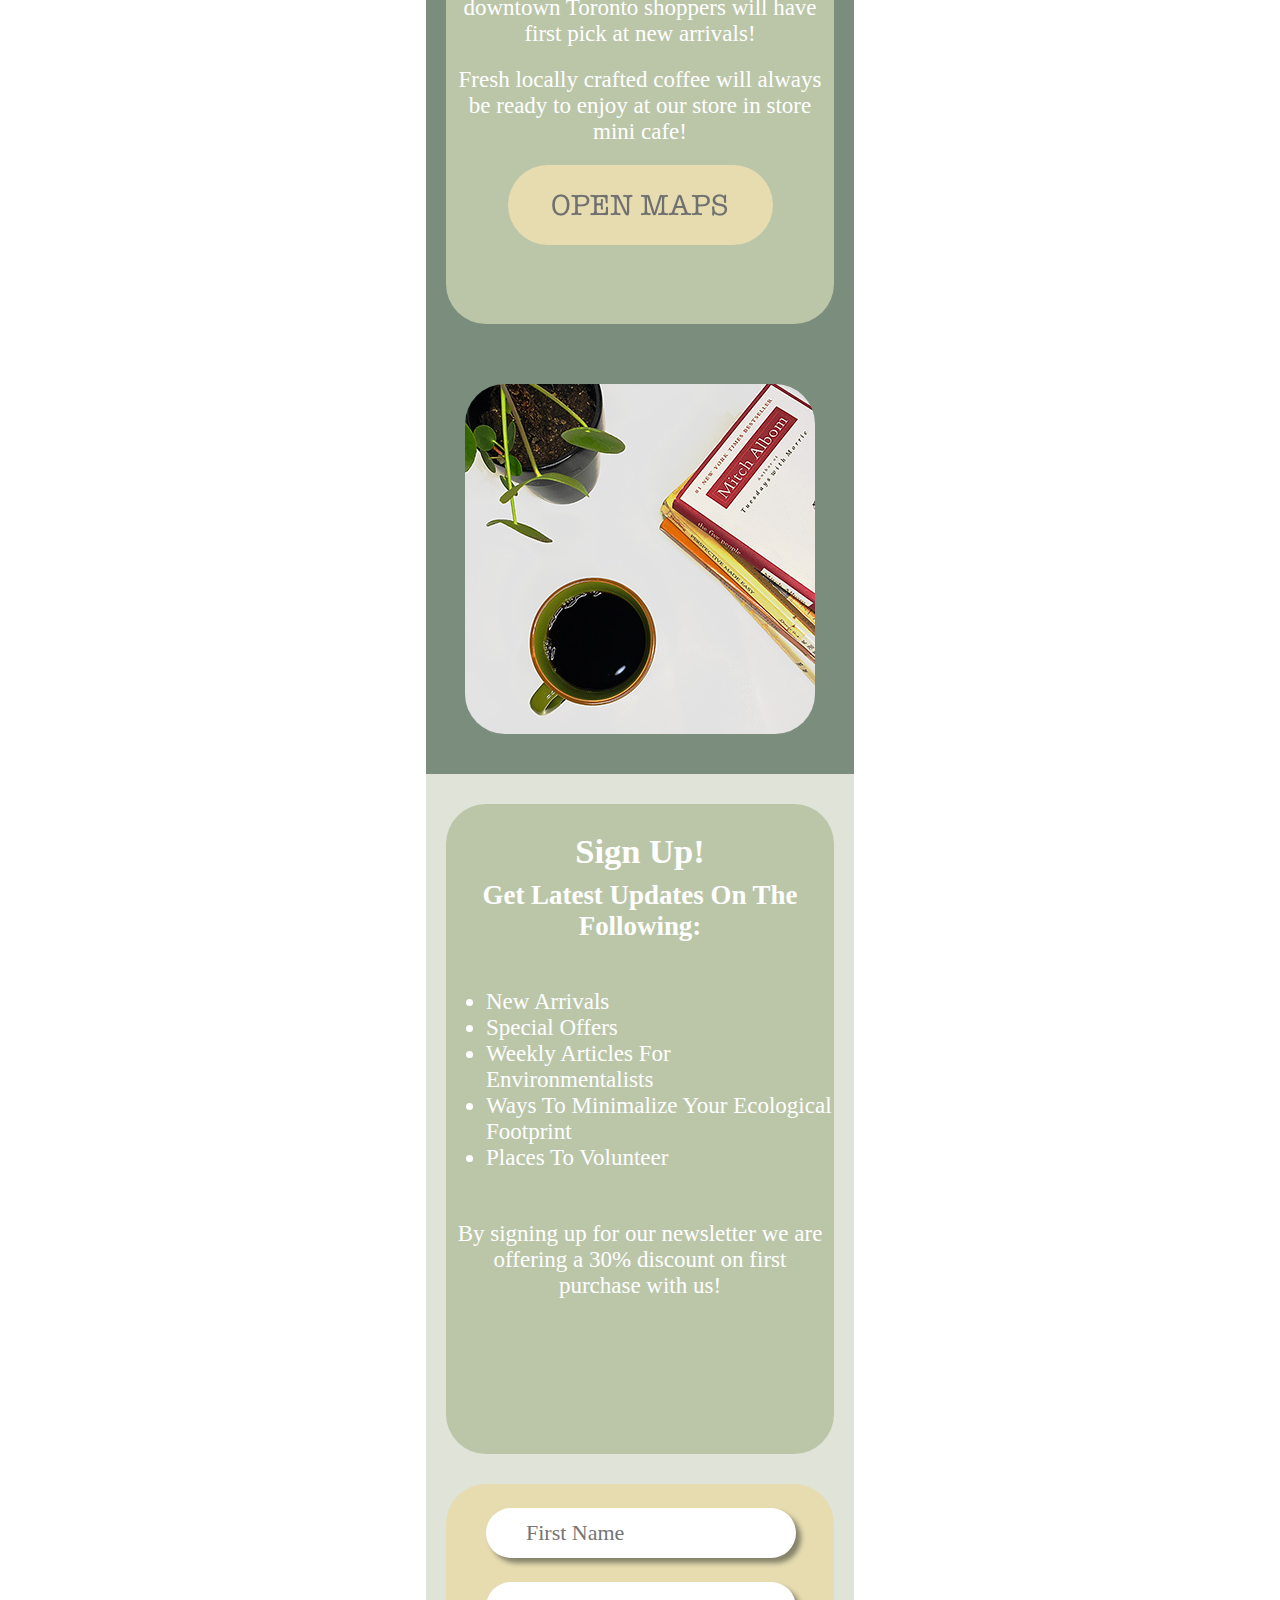
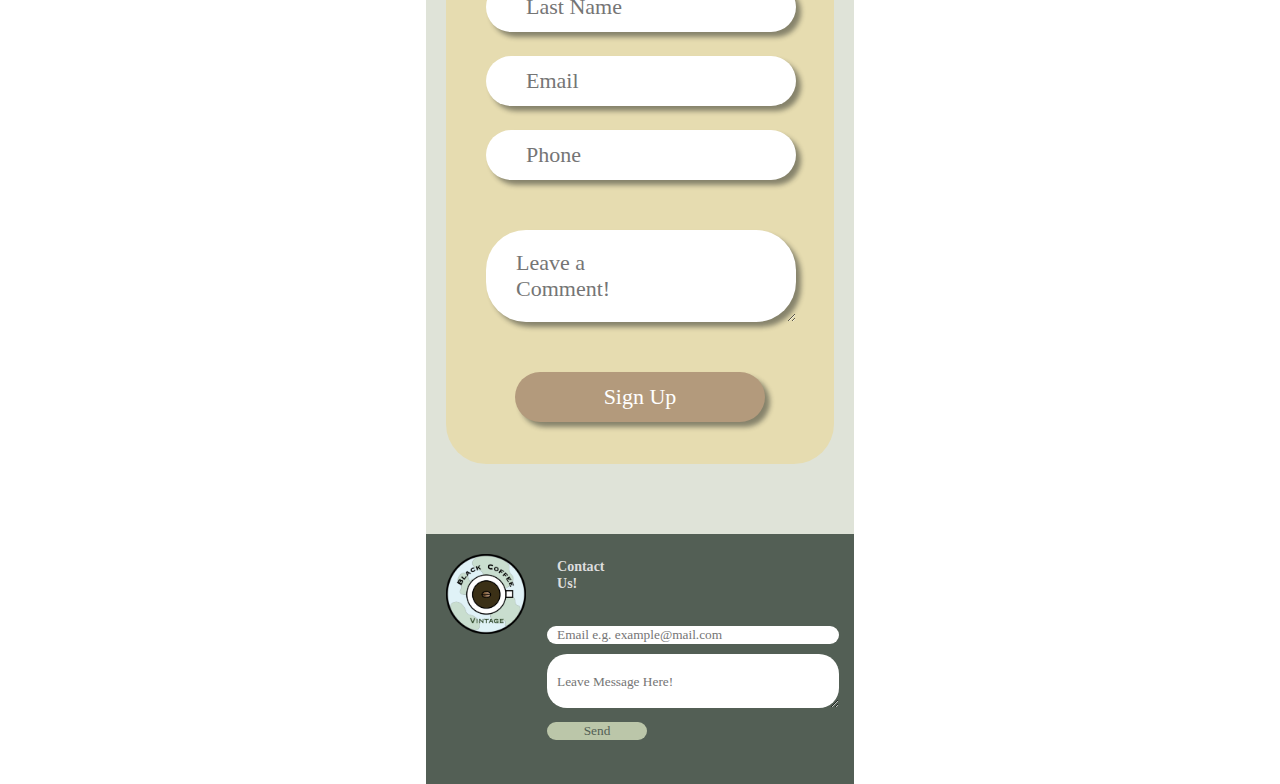
<file: index_mobile.html>
<!DOCTYPE html>
<html lang="en">
<head>
<meta charset="UTF-8">
<title>Web Page</title>
<link href="css/main-mobile.css" rel="stylesheet" type="text/css">
</head>
<!-- students must convert divs to semantic tags -->
<body>
	<div id="container">
        
        <header id="header-con">
            <div id="main-header" class="grid-con">
                <img src="images/bcv_logo.png" alt="image" id="header-logo" width="80"
                height="80">
                 <div id="mobile-nav">
                    <span class="burger"></span>
                    <span class="burger"></span>
                    <span class="burger"></span>
                 </div>
            </div>    
        </header>

        <main>
            <div id="hero-con">
                <section class="grid-con">
                    <div id="hero-text" class="box-color">
                        <h2>Black Coffee Vintage</h2>
                        <p> Black coffee vintage is a thrift store that resells all your favourite classics from brands that everyone already knows. All the pieces are high quality, timeless and will last a lifetime. This store will only be selling good quality, used, and sustainable brands that is future-forward.This brand wants to continue and increase the share of environmentally friendly materials and the source-to-consumer ecosystem that is responsible, transparent, and ethical with minimal social and environmental impact. It really makes a difference for the environment to buy used clothing!
                        </p>
                    </div>
                </section>
            </div>
        <section id="brands">
            <div id="image-slider-con">
                <h2>Favourite Brands For Winter!</h2>
                <img src="images/homepage_mobile/pategonia_fleece_green.jpg" alt="image">
                <h3> PATEGONIA </h3>
                <!-- ascii symbols for <> -->
                <span id="mobile-slider-left">&#60; </span>
                <span id="mobile-slider-right">&#62; </span>
            </div>
        </section>
            <div id="about-us-con">
                <h2>Come Visit Our Store!</h2>   
                    <div id="about-us-text-con">     
                        <div class="grid-con">
                            <div id="about-us-text" class="box-color">
                            <h3>Come checkout our store located in:</h3>
                            <h2> TORONTO ONTARIO </h2>
                            <p>At our located in the heart of downtown Toronto shoppers will have first pick at new arrivals! </p>
                            <p>Fresh locally crafted coffee will always be ready to enjoy at our store in store mini cafe!</p>
                            <img id="open-maps" src="images/open-maps-button.png" alt="open maps">
                            </div>
                        </div>      
                    </div>  
                    <div class="grid-con" id="about-us-photos">
                        <img src="images/homepage_mobile/coffee_and_books.jpg" alt="image" class="about-us-photo">
                    </div>         
            </div>

            <div id="contact-us-con">
                <div class="grid-con">
                    <section id="contact-text" class="box-color">
                        <h2 id="sign-up">Sign Up!</h2>
                    <h3 id="updates">Get Latest Updates On The Following:</h3>
                    <ul id="updates-list">
                        <li>New Arrivals</li>
                        <li>Special Offers</li>
                        <li>Weekly Articles For Environmentalists </li>
                        <li>Ways To Minimalize Your Ecological Footprint </li>
                        <li>Places To Volunteer</li>
                    </ul>
                    <p> By signing up for our newsletter we are offering a 30% discount on first purchase with us!</p>
                    </section>
                    <section id="contact-form" class="box-color">
                        <h2 class="hidden">newsletter</h2>
                        <form action="email.php" method="POST" enctype="text/plain">
                            <input name="fullName" type="text" placeholder="First Name">
                            <input name="fullName" type="text" placeholder="Last Name">
                            <input name="contactInfo" type="text" required placeholder="Email">
                            <input name="contactInfo" type="text" required placeholder="Phone">
                            <textarea name="msg" placeholder="Leave a Comment!"></textarea>
                            <input name="submit" type="submit" value="Sign Up">
                        </form>
                    </section>
                </div>
            </div>
        </main>

        <footer id="footer-con">
            <div class="grid-con" id="footer">
            <img class="footer-logo" src="images/bcv_logo.png" alt="Black Coffee Vintage Logo" width="80" height="80">
                <section id="footer-contact">
                    <h3 id="contact-title">Contact Us!</h3>
                    <form action="email.php" method="POST" enctype="text/plain">
                        <input name="email" type="text" required placeholder="Email e.g. example@mail.com">
                        <textarea name="msg" placeholder="Leave Message Here!"></textarea>
                        <input id="footer-submit" name="submit" type="submit" value="Send">
                    </form>
                </section>
            </div>
        </footer>

    </div>
</body>
</html>
</file>
<file: css/main.css>
@charset "UTF-8";
/* CSS Document */

/*Remove this rule on your HTML elements as you start to fill them with content*/
.hidden {
	display:none
}

.box-color {
	color: #ffffffce;
	background: #BBC6A9;;
	text-align:left;
	margin: 0;
	display: inline;
	padding: 0;
	padding-left:50px ;
	padding-right:30px ;
	box-shadow: 5px 5px 5px rgba(33, 37, 34, 0.486);
	

	
}

.box-color2 {
	color: #ffffff;
	background: #E6DCB0;
	text-align:left;
	margin: 0;
	display: inline;
	padding: 0;
	padding-left:50px ;
	padding-right:30px ;
	

	
}





/*basic reset*/

/*browsers have built in values for elements so we'll reset a few things to zero, you can add to this or remove items as needed*/

div,p,body,header,footer,section,article,nav { 
	margin: 0; 
	padding: 0; 
	overflow-x: hidden;
}	

img { 
	border: none; /*Remove border if image is a link*/
	margin: 0; 
	padding: 0; 
}

/*html selectors*/

body {
	font-family: "Helvetica Neue", Helvetica, Arial, sans-serif;
	font-size: 12px;
}

/* Remove underlines from links */

a {
	text-decoration: none;
}

/*hide elements from browser but show for doc outline*/

.hidden {
	display: none;
}


/*Common page elements  */

/*This is essentially a box that we place the whole site in.  
We center the box using margin 0 auto and give it a fixed width of 1920px.
1920px would fit a large monitor or tv. Sizes will vary depending on the projects
you work on and the intended audience */

#container {
	margin: 0 auto;
	width: 1920px;
	
}

/* this is our grid based off of our XD file */
.grid-con {
	display: grid;
	grid-template-columns: repeat(12, 122px);
	grid-column-gap: 16px;
	padding-left: 140px;
	padding-right: 140px;
	
}

#header-con {
    top: 0px;
    height: 150px;
    
	background-color: #BBC6A9; 
	
	

}
#logo {
	
    grid-column: 1/4;
	margin-left: -100px;
	
}
	


#main-nav {
	grid-column: 4/11;
    
    margin-top: 17px;
    margin-left: -250px;

	/* Remove as content will dictate height */
}

#main-nav ul {
	
	list-style: none;
    padding: 0;
    margin-top: 35px;
    margin-left: 30px;
}

#main-nav ul li {
	display: inline;
    margin-right: 28px;
	
}
 #main-nav ul li a:hover {
    border-bottom: 5px solid #ffffff;
    padding-bottom: 8px;
 }
#main-nav ul li a {
    color: #ffffff;
	font-family: american typewriter;
	font-size: 30px;
	
}

#main-nav ul li:last-child {
    margin-right: 0;
}

.cart-icon {
	grid-column: 11;
	grid-row: 1;
	margin-left: 70px;
	margin-top:35px;
	
}

/* Specific to index page desktop  */
.hero-p {
	font-size: 25px;
	font-family: american typewriter;
	padding: 50px;
	padding-top: 0px;
	padding-bottom:0px;
	color: #50412f;
	line-height: 50px;
	box-shadow: 5px 5px 5px rgba(33, 37, 34, 0.486);
	
}
#background1 {
	background-color: #DFE3D8;

}
#hero {
	margin-top: 100px;
	padding-bottom: 10px;
	margin-left: 50px;
	
}

#hero-text {
	grid-column: 1/8;
	/* Remove as content will dictate height */
	height: 582px;
	background-color: #EFEFEF;
	border-radius: 40px;
	
}


#hero-image {
	grid-column: 8/-1;
	/* Remove as content will dictate height */
	height: 582px;
	border-radius: 40px;
}

#products {
	padding-top: 100px;
	padding-bottom: 100px;
	
	
}

#products h2 {
	grid-column: 1/-1;
	text-align: center;
}

#product1 {
	grid-column: 1/5;
	/* Remove as content will dictate height */
	height: 507px;
}

#product2 {
	grid-column: 5/9;
	/* Remove as content will dictate height */
	height: 507px;
}

#product3 {
	grid-column: 9/-1;
	/* Remove as content will dictate height */
	height: 507px;
}

.product-box {
	background-color: #EFEFEF;
	border-radius: 40px;
	color: #50412f;
	font-family: american typewriter;
	font-size: 20px;
	letter-spacing: 5px;
	box-shadow: 5px 5px 5px rgba(33, 37, 34, 0.486);

}

.products-title {
	font-size: 50px;
	color: #50412f;
	font-family: american typewriter;
	letter-spacing: 5px;
}

#TO-title {
	letter-spacing: 5px;
	color:#535f55;
}
#TO-title2 {
	letter-spacing: 3px;
}
.view-items {
	padding-left: 135px;
	padding-top: 50px;
}

.about-text {
	font-size: 35px;
	font-family: american typewriter;
	padding-left:10px ;
	padding-right:10px ;
	background-color: #BBC6A9;
	
	
}

#open-maps {
	padding-top:130px;
}
#about-con {
	background-color: #7B8D7D;
	padding-top: 20px;
	padding-bottom: 20px;
	margin-left: -75px;
}

#about-title {
	text-align: center;
	font-size: 50px;
	font-family: american typewriter;
	color:#50412f;
	letter-spacing: 5px;
}

#about-text {
	grid-column: 1/8;
	/* Remove as content will dictate height */
	height: 700px;
	border-radius: 40px;
}

#about-image {
	grid-column: 8/-1;
	/* Remove as content will dictate height */
	height: 700px;
	border-radius: 40px;
}

#sign-up {
	color:#535f55;
	letter-spacing: 2px;
}

#updates {
	color:#7B8D7D;
	letter-spacing: 2px;
}
#updates-list {
	line-height: 42px;
}
#contact {

	padding-top: 100px;
	padding-bottom: 100px;
}

#contact-text {
	grid-column:1/6;
	/* Remove as content will dictate height */
	height: 750px;
	border-radius: 50px;
	font-size: 30px;
	font-family: american typewriter;
	box-shadow: 5px 5px 5px rgba(33, 37, 34, 0.486);
}

#contact-form {
	grid-column: 6/-1;
	/* Remove as content will dictate height */
	height: 750px;
	border-radius: 50px;
	box-shadow: 5px 5px 5px rgba(33, 37, 34, 0.486);
}

#contact-form form {
	display: flex;
	flex-direction:column;
}

#contact-form textarea {
	height: 100px;
    border: none;
    border-radius:  40px;
    margin-bottom: 0px;
	font-family: american typewriter;
    font-size: 28px;
	margin-left: 40px;
	margin-right: 40px;
	margin-top: 60px;
	color: #7B8D7D;
	width: 575px;
	box-shadow: 5px 5px 5px rgba(33, 37, 34, 0.486);
}

#contact form textarea[name="msg"] {
	padding-left: 40px;
	padding-right: 150px;
	padding-top: 20px;
}
#contact-form input {
    height:80px;
	padding: 0px;
    border: none;
    border-radius:  40px;
    margin-bottom: 0px;
    font-family: american typewriter;
	font-size: 28px;
	margin-left: 40px;
	margin-right: 40px;
	margin-top: 24px;
	color: #7B8D7D;
	background-color: #ffffff;
	width:575px;
	box-shadow: 5px 5px 5px rgba(33, 37, 34, 0.486);
}

#contact-form input[type="text"] {
	padding-left: 40px;
	padding-right: 150px;
}
#contact-form input[type="submit"]:hover {
    background-color: #7B8D7D;
    border-radius: 60px;
	color: #ffffff;
}
#contact-form input[type="submit"] {
	width: 250px;
	background-color: #b39a7c;
	color: #ffffff;
}


/*Common page elements  */

#footer-con {
	background-color:#535f55;
	
}

.footer-logo {
	grid-column: 1/4;
	grid-row: 1;
	padding-top: 20px;
	/* Remove as content will dictate height */
	
	
}

#footer-nav {
	grid-column: 11/-1;
	height: 350px;
	width:280px;
	margin-bottom: 0px;
	background-color: #7B8D7D;
	font-family: american typewriter;
}

#footer-nav ul {
	list-style: none;
	font-size: 28px;
	text-align: center;
	
}

#footer-nav ul li {
    display: flex;
	margin-right: 40px;
}

#footer-nav ul li a {
    color: #ffffff

}

#footer ul li a:hover {
    border-bottom: 5px solid #ffffff;
    padding-bottom: 8px;
}

#contact-title {
	padding-bottom:30px;
	font-family: american typewriter;
	font-size: 40px;
	color: #ddd;
}
#footer-contact {
	grid-column: 1/6; 
	grid-row: 1;
	padding-top:150px ;

}


#footer-contact input[type="submit"] {
	width: 200px;
    background-color:#d3d4b0;
    color: #95735E;
    border-radius: 40px;
	border: none;
    transition: all 200ms ease-in;
    align-self: left;
	font-size: 28px;
	cursor: pointer;
	margin-top: 50px
}

#footer-contact input[type="submit"]:hover {
    background-color:#7B8D7D;
    border-radius: 60px;
	color: #dddddd;
}

#footer-contact input, textarea {
	margin-right: 40px;
    border: none;
    border-radius:  40px;
	font-size: 28px;
	color: #95735E;
	padding: 22px;
	position: relative;
	bottom: 1.2em;
	width: 450px;
	font-family: american typewriter;
}

/* gallery page */

.gallery-main {
	background-color: #535f55;
}
#gallery-hero-con {
	background-color: #aaaaaa;
	background: url("../images/gallery/hawaii.jpg");
	height: 580px;
	opacity: 70%;
}
#gallery-hero-con h2 {
	font-size: 100px;
	color:#000000;
	
}

#new-title {
	font-size: 50px;
	font-family: american typewriter;
	letter-spacing: 3px;
	color: #DFE3D8;
}
#gallery-text {
	grid-column: 1/9;
	/* Remove as content will dictate height */
	height: 200px;
	margin-top: 100px;
	font-size: 25px;
	
}

#gallery-controls {
	margin-top: 200px;
	grid-column: 6/8;
	display: flex;
	justify-content: center;
	align-items: center;
	
}

.dot {
	background-color: #EFEFEF;
	height: 30px;
	width: 30px;
	border-radius: 50%;
	margin: 5px;
  }

#gallery h2 {
	grid-column: 1/-1;
	text-align: center;
	font-family: american typewriter;
  }

.cart {
	padding-left: 250px;
	margin-top: -80px;
}

.gallery-box {
	background-color: #EFEFEF;
	grid-column: span 4 / span 4;
	/* Remove as content will dictate height */
	height: 507px;
	margin-bottom: 20px;
	border-radius: 40px;
	color: #50412f;
	font-size: 25px;
	font-family: american typewriter;
}

.gallery-box p {
	padding-top: 70px;
	padding-left: 50px;
}
</file>
<file: css/main-mobile.css>
@charset "UTF-8";
/* CSS Document */

/*Remove this rule on your HTML elements as you start to fill them with content*/

.box-color {
	color: #fff;
	background: #EFEFEF;
	text-align: center;
	margin: 0;
	border-radius: 40px;
}

/*basic reset*/

/*browsers have built in values for elements so we'll reset a few things to zero, you can add to this or remove items as needed*/

div,p,body,header,footer,section,article,nav { 
	margin: 0; 
	padding: 0; 
}	

img { 
	border: none; /*Remove border if image is a link*/
	margin: 0; 
	padding: 0; 
}

/*html selectors*/

body {
	font-family: american typewriter;
	font-size: 12px;
}

/* Remove underlines from links */

a {
	text-decoration: none;
}

/*hide elements from browser but show for doc outline*/

.hidden {
	display: none;
}


/*Common page elements  */

/*This is essentially a box that we place the whole site in.  
We center the box using margin 0 auto and give it a fixed width of 428px.
428px would fit some phones. Sizes will vary depending on the projects
you work on and the intended audience, we may go as low as 320px */

#container {
	margin: 0 auto;
	width: 428px;
}

/* this is our grid based off of our XD file */
.grid-con {
	display: grid;
	grid-template-columns: repeat(4, 85px);
	grid-column-gap: 16px;
	padding-left: 20px;
	padding-right: 20px;
}

#header-con {
	background-color:#BBC6A9;
	padding-top: 10px;
	padding-bottom: 10px;
}

#header-logo {
	grid-column: 1/3;
}

#mobile-nav {
	grid-column: 4/-1;
}

.burger {
	height: 16px;
	background-color:rgb(255, 255, 255);
	display: block;
	margin-bottom: 10px;
	border-radius: 40px;
}

/* index page */

#hero-con {
	background-color: #DFE3D8;
	
	height: 470px;
}

#hero-text {
	grid-column: 1/-1;
	/* Remove as content will dictate height */
	height: 450px;
	margin-top: 20px;
	color: #50412f;
	letter-spacing: 1.5px;
}

#brands {
	background-color: #DFE3D8;
}

#image-slider-con {
	background-color: #EFEFEF;
	/* Remove as content will dictate height */
	height: 640px;
	position: relative;
	border-radius: 40px;
}

#image-slider-con h2 {
	background-color: #DFE3D8;
	text-align: center;
	padding-top: 70px;
	padding-bottom: 70px;
	margin: 0;
	color:#50412f;
	font-size: 25px;
}

#image-slider-con h3 {
	background-color: #EFEFEF;
	text-align: center;
	padding-top: 90px;
	padding-bottom: 70px;
	margin: 0;
	color:#50412f;
	font-size: 30px;
}

#mobile-slider-left {
	position: absolute;
	left: 0;
	font-size: 120px;
	color:#fff;
	top: 200px;
}

#mobile-slider-right {
	position: absolute;
	right: 0;
	font-size: 120px;
	color:#fff;
	top: 200px;
}

#about-us-con {
	background-color: #DFE3D8;
	text-align: center;
	padding-top: 10px;
	padding-bottom: 70px;
	margin: 0;
	color:#50412f;
	font-size: 20px;
}

#about-us-text-con {
	background-color: #7B8D7D;
}

#about-us-text {
	grid-column: 1/-1;
	/* Remove as content will dictate height */
	height: 580px;
	margin-top: 40px;
	margin-bottom: 40px;
	background-color: #BBC6A9;
	font-size: 23px;
	border-radius: 40px;
}

#about-us-text-con h2, h3, p {
	padding-left:10px;
	padding-right:10px;
	padding-bottom: 20px;
}

#about-us-text-con h2 {
	color: #535f55;
}

#about-us-photos {
	background-color: #7B8D7D;
}

.about-us-photo {
	grid-column: 1/-1;
	display: block;
	margin: 20px auto 0 auto;
	margin-bottom: 40px;
	border-radius: 40px;
	

}

#contact-us-con {
	margin-top: 100px;
	margin-bottom: 60px;
	background-color:#DFE3D8;
	text-align: center;
	padding-top: 70px;
	padding-bottom: 70px;
	margin: 0;
	color:#50412f;
	font-size: 23px;;
}

#contact-us-con p {
	margin-top: 50px;
}

#contact-us-con h3 {
	margin-top: -20px;
}

#contact-us-con ul, li {
	text-align: left;

}

#contact-text {
	grid-column: 1/-1;
	/* Remove as content will dictate height */
	height: 650px;
	margin-bottom: 30px;
	margin-top: -110px;
	background-color:#BBC6A9;
	border-radius: 40px;
}

#contact-form {
	grid-column: 1/-1;
	/* Remove as content will dictate height */
	height: 580px;
	background-color: #E6DCB0;
	border-radius: 40px;
}



#contact-form textarea {
	height: 70px;
    border: none;
    border-radius:  40px;
    margin-bottom: 20px;
	font-family: american typewriter;
    font-size: 22px;
	margin-left: 40px;
	margin-right: 40px;
	margin-top: 50px;
	color: #7B8D7D;
	width: 160px;
	box-shadow: 5px 5px 5px rgba(33, 37, 34, 0.486);
}

#contact-form textarea[name="msg"] {
	padding-left: 30px;
	padding-right: 120px;
	padding-top: 20px;
}
#contact-form input {
    height:50px;
	padding: 0px;
    border: none;
    border-radius:  40px;
    margin-bottom: 0px;
    font-family: american typewriter;
	font-size: 22px;
	margin-left: 40px;
	margin-right: 40px;
	margin-top: 24px;
	color: #7B8D7D;
	background-color: #ffffff;
	width:120px;
	box-shadow: 5px 5px 5px rgba(33, 37, 34, 0.486);
}

#contact-form input[type="text"] {
	padding-left: 40px;
	padding-right: 150px;
}
#contact-form input[type="submit"]:hover {
    background-color: #7B8D7D;
    border-radius: 60px;
	color: #ffffff;
}
#contact-form input[type="submit"] {
	width: 250px;
	background-color: #b39a7c;
	color: #ffffff;

}

/*Common page elements  */

.footer-logo {
	padding-top: 20px;
}
#contact-title {
	color: #ddd;
}
#footer-con {
	height: 250px;
	background-color: #535f55;
}


#footer-box {
	margin-top: 40px;
	/* Remove as content will dictate height */
	height:0px;
	grid-column: 1/3;
	background-color: #535f55;
}

#footer-contact {
	margin-top: 10px;
	/* Remove as content will dictate height */
	height:150px;
	
	background-color: #535f55;
	font-family: american typewriter;
}
#footer-contact input, textarea {
	border-radius: 20px;
	border: none;
	font-family: american typewriter;
	width: 280px;
}

#footer-contact textarea {
margin-top:10px;
margin-bottom: 10px;

}

#footer-contact input[type="submit"] {
	width: 100px;
	font-family: american typewriter;
	color: #535f55;
	background-color: #BBC6A9;
}
#footer-contact input[type="text"] {
	padding-left: 10px;
}
#footer-contact textarea[placeholder="Leave Message Here!"] {
	padding-left: 10px;
	padding-top: 20px;
	
}
 

/* gallery page */
#gallery {
	background-color: #535f55;
	
}
#hero-gallery-con {
	background-color: #aaaaaa;
	background: url(../images/gallery_mobile/hawaii.jpg);
	height: 458px;
}

#hero-gallery-text {
	grid-column: 1/-1;
	/* Remove as content will dictate height */
	height: 350px;
	margin-top: 20px;
	
}

#gallery-controls {
	grid-column: 1/-1;
	display: flex;
	justify-content: center;
	align-items: center;
	margin-top: 20px;
}

.dot {
	background-color: #EFEFEF;
	height: 30px;
	width: 30px;
	border-radius: 50%;
	margin: 5px;
	margin-top: 400px;
  }

#gallery h3 {
	text-align: center;
	grid-column: 1/-1;
	margin-top: 40px;
	margin-bottom: 30px;
	color: #DFE3D8;
	font-size: 40px;
	letter-spacing: 2px;
}
#gallery h2 {
	text-align: center;
	grid-column: 1/-1;
	margin-top: 40px;
	margin-bottom: 30px;
	font-size: 25px;
	letter-spacing: 2px;
}
.cart {
	margin-left: 60px;
}

.gal-img {
	border-top-right-radius: 40px;
	border-top-left-radius: 40px;
}
.gallery-box {
	grid-column: 1/-1;
	background-color: #EFEFEF;
	/* Remove as content will dictate height */
	height: 507px;
	margin-bottom: 20px;
	color: #50412f;
	border-radius: 40px;
	
}

.gallery-box p {
	padding-left: 135px;
	
}

#footer-newsletter2 {
	margin-top: 20px;
	height:40px;
	grid-column: 1/3;
	background-color: #ddd;
}
</file>
